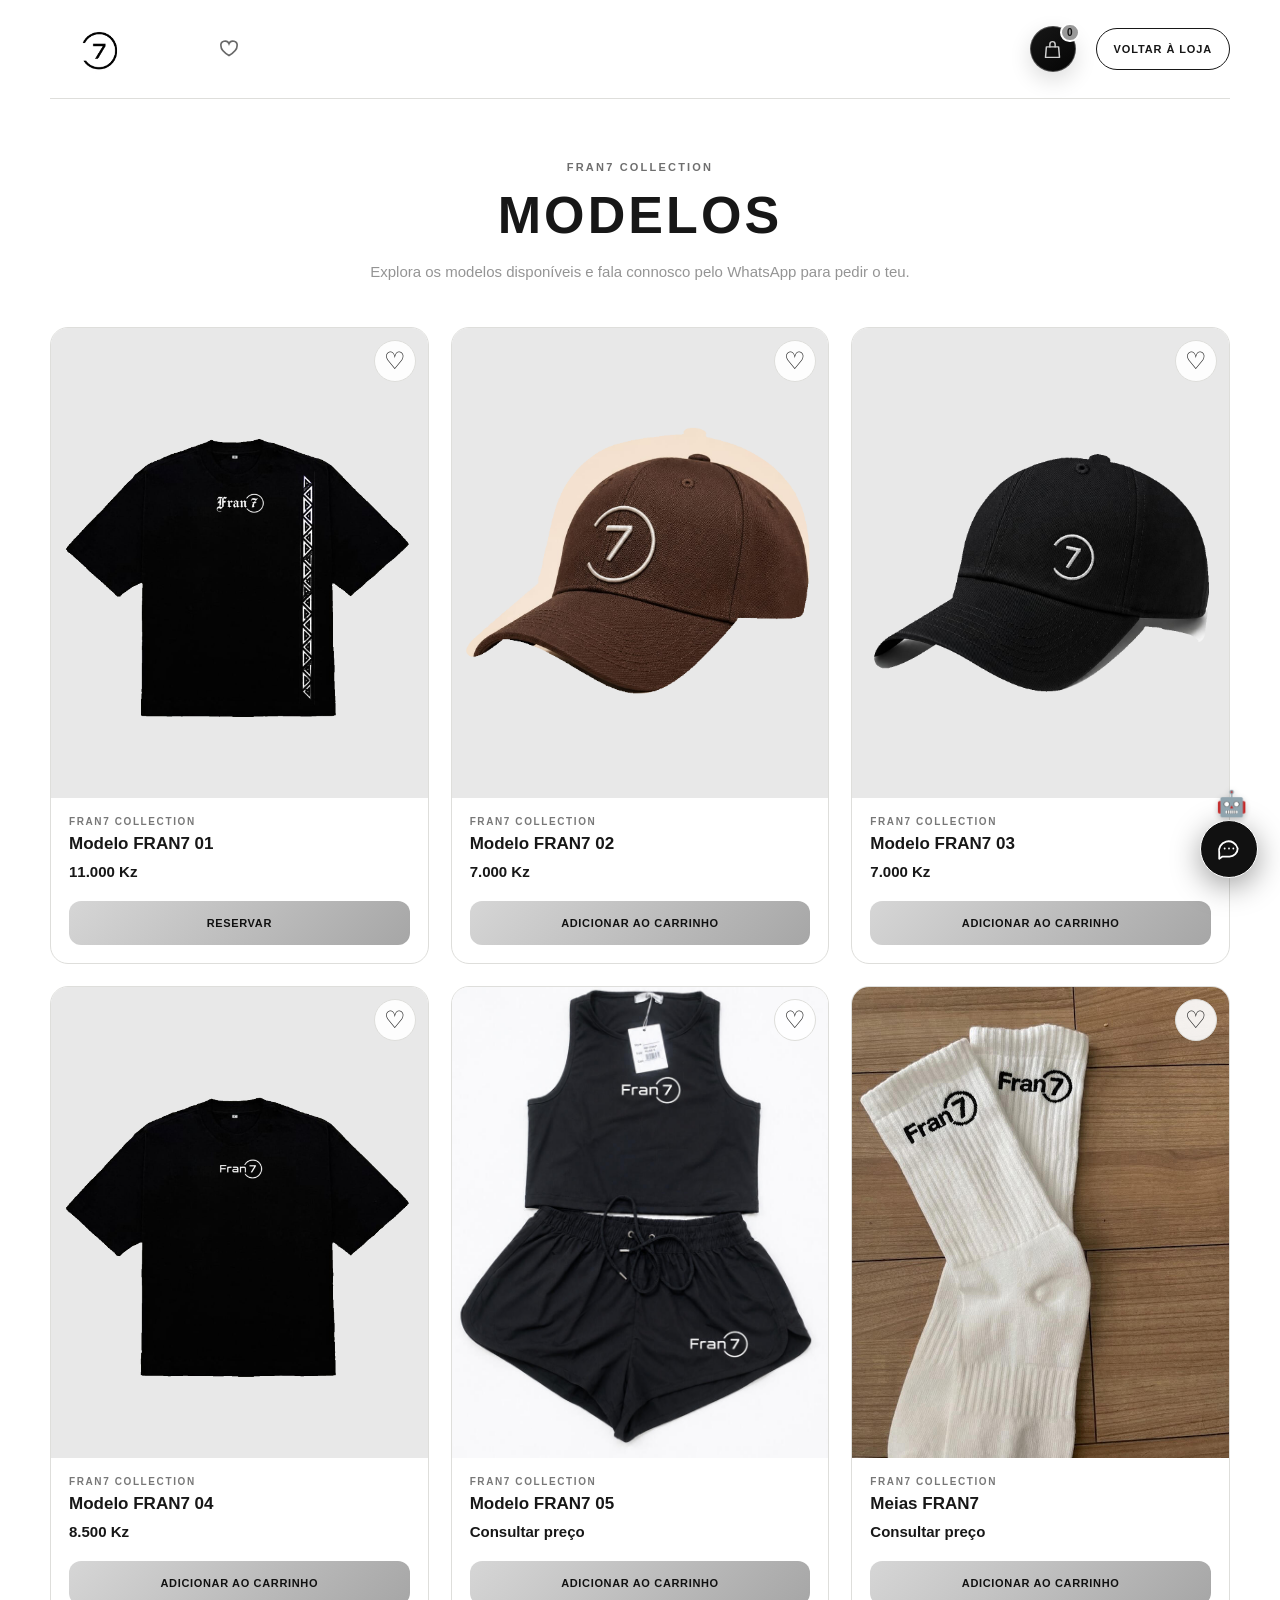
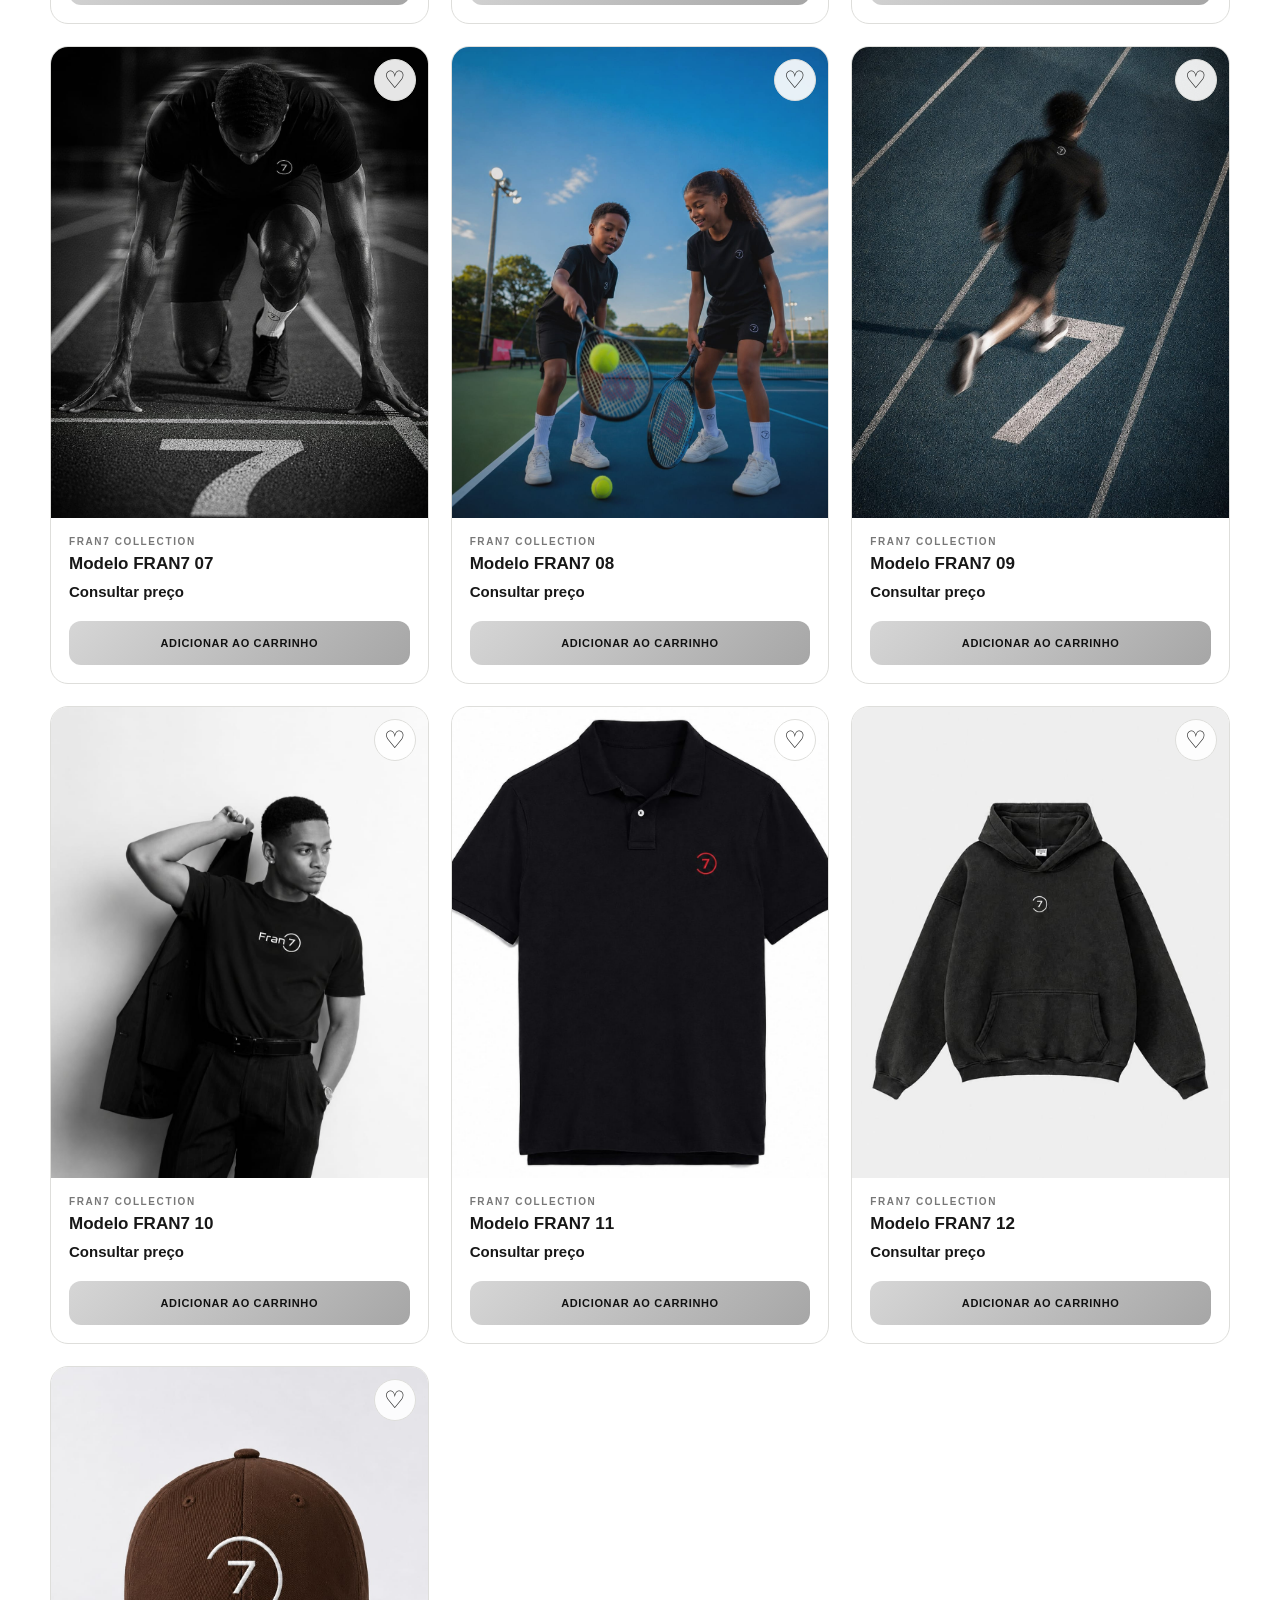
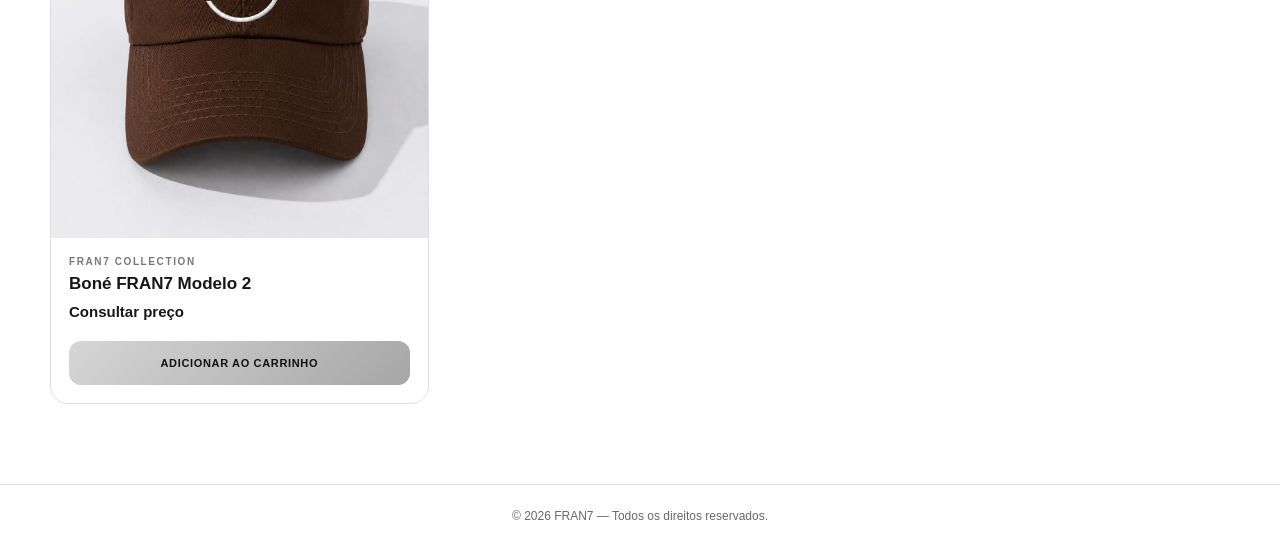
<file: catalogo.html>
<!DOCTYPE html>
<html lang="pt">
<head>
    <meta charset="UTF-8">
    <meta name="viewport" content="width=device-width, initial-scale=1.0">
    <meta name="color-scheme" content="light dark">
    <title>Catálogo de Modelos | FRAN7</title>
    <link rel="icon" type="image/png" href="assets/images/logoo.png.png">
    <link rel="stylesheet" href="assets/css/assistente.css">
    <link rel="stylesheet" href="assets/css/carrinho-compartilhado.css">
    <link rel="stylesheet" href="assets/css/detalhe-produto.css">
    <style>
        :root {
            color-scheme: light dark;
            font-family: Arial, Helvetica, sans-serif;
            background: #fff;
            color: #111;
        }

        * {
            box-sizing: border-box;
        }

        body {
            margin: 0;
            background: #fff;
            color: #111;
        }

        a {
            color: inherit;
        }

        .cabecalho-catalogo {
            display: flex;
            align-items: center;
            justify-content: space-between;
            gap: 20px;
            width: min(1180px, calc(100% - 40px));
            margin: 0 auto;
            padding: 24px 0;
            border-bottom: 1px solid #ddd;
        }

        .marca img {
            display: block;
            width: 130px;
            max-height: 50px;
            object-fit: contain;
            text-decoration: none;
        }

        .voltar-loja {
            display: inline-flex;
            min-height: 42px;
            align-items: center;
            justify-content: center;
            padding: 0 17px;
            border: 1px solid currentColor;
            border-radius: 999px;
            font-size: 11px;
            font-weight: 700;
            letter-spacing: .08em;
            text-decoration: none;
            transition: background-color .2s ease, color .2s ease;
        }

        .voltar-loja:hover {
            background: #111;
            color: #fff;
        }

        main {
            width: min(1180px, calc(100% - 40px));
            margin: 0 auto;
            padding: 62px 0 80px;
        }

        .intro {
            max-width: 700px;
            margin: 0 auto 42px;
            text-align: center;
        }

        .intro-etiqueta {
            margin: 0 0 12px;
            font-size: 11px;
            font-weight: 700;
            letter-spacing: .2em;
            opacity: .62;
        }

        h1 {
            margin: 0 0 14px;
            font-size: clamp(30px, 5vw, 52px);
            letter-spacing: .06em;
        }

        .intro p:last-child {
            margin: 0;
            font-size: 15px;
            line-height: 1.7;
            opacity: .7;
        }

        .modelos-grid {
            display: grid;
            grid-template-columns: repeat(3, minmax(0, 1fr));
            gap: 22px;
        }

        .modelo {
            overflow: hidden;
            border: 1px solid rgba(128, 128, 128, .28);
            border-radius: 18px;
            background: rgba(128, 128, 128, .04);
            transition: transform .25s ease, box-shadow .25s ease;
        }

        .modelo:hover {
            transform: translateY(-4px);
            box-shadow: 0 14px 34px rgba(0, 0, 0, .12);
        }

        .modelo-imagem {
            position: relative;
            aspect-ratio: 4 / 5;
            overflow: hidden;
            background: #f2f2f2;
        }

        .modelo-imagem img {
            display: block;
            width: 100%;
            height: 100%;
            object-fit: cover;
            transition: transform .4s ease;
        }

        .modelo-imagem .botao-favorito,
        .produto-imagem .botao-favorito {
            position: absolute;
            top: 12px;
            right: 12px;
            z-index: 1;
            display: grid;
            width: 42px;
            height: 42px;
            place-items: center;
            border: 1px solid rgba(128, 128, 128, .45);
            border-radius: 50%;
            background: rgba(255, 255, 255, .88);
            color: #333;
            font-size: 24px;
            cursor: pointer;
        }

        .botao-favorito.ativo .coracao { color: #e60035; }

        .modelo:hover .modelo-imagem img {
            transform: scale(1.035);
        }

        .modelo-info {
            padding: 18px;
        }

        .modelo-etiqueta {
            margin: 0 0 7px;
            font-size: 10px;
            font-weight: 700;
            letter-spacing: .16em;
            opacity: .58;
        }

        .modelo h2 {
            margin: 0 0 9px;
            font-size: 17px;
        }

        .modelo-preco {
            min-height: 22px;
            margin: 0 0 16px;
            font-size: 15px;
            font-weight: 700;
        }

        .modelo-pedir {
            display: flex;
            min-height: 44px;
            align-items: center;
            justify-content: center;
            padding: 0 14px;
            border: 1px solid rgba(128, 128, 128, .4);
            border-radius: 12px;
            background: rgba(128, 128, 128, .1);
            font-size: 11px;
            font-weight: 700;
            letter-spacing: .08em;
            text-align: center;
            text-decoration: none;
            transition: background-color .2s ease, border-color .2s ease;
        }

        .modelo-pedir:hover {
            border-color: #25d366;
            background: #25d366;
            color: #fff;
        }

        .rodape-catalogo {
            padding: 24px 20px;
            border-top: 1px solid rgba(128, 128, 128, .28);
            font-size: 12px;
            text-align: center;
            opacity: .68;
        }

        @media (max-width: 760px) {
            .modelos-grid {
                grid-template-columns: repeat(2, minmax(0, 1fr));
                gap: 14px;
            }

            main {
                padding-top: 42px;
            }

            .modelo-info {
                padding: 14px;
            }

            .modelo h2 {
                font-size: 15px;
            }
        }

        @media (max-width: 420px) {
            .cabecalho-catalogo,
            main {
                width: calc(100% - 28px);
            }

            .cabecalho-catalogo {
                gap: 10px;
            }

            .marca img {
                width: 110px;
            }

            .voltar-loja {
                padding: 0 12px;
                font-size: 10px;
            }

            .modelos-grid {
                gap: 10px;
            }

            .modelo-info {
                padding: 11px;
            }
        }

        @media (prefers-color-scheme: dark) {
            :root,
            body {
                background: #090909;
                color: #f5f5f5;
            }

            .marca img {
                filter: brightness(0) invert(1);
            }

            .cabecalho-catalogo {
                border-color: #292929;
            }

            .voltar-loja:hover {
                background: #f5f5f5;
                color: #111;
            }

            .modelo {
                border-color: #292929;
                background: #111;
            }

            .modelo-imagem {
                background: #1b1b1b;
            }

            .rodape-catalogo {
                border-color: #292929;
            }
        }

        @media (prefers-reduced-motion: reduce) {
            *,
            *::before,
            *::after {
                scroll-behavior: auto !important;
                transition-duration: .01ms !important;
            }
        }
        </style>
        <link rel="stylesheet" href="assets/css/tema-automatico.css">
    </head>
    <body class="fran7-subpage">
    <header class="cabecalho-catalogo">
        <a class="marca" href="inicio.html" aria-label="FRAN7, voltar ao início">
            <img src="assets/images/logo.png.png" alt="FRAN7">
        </a>
        <a class="voltar-loja" href="inicio.html#produtos">VOLTAR À LOJA</a>
    </header>

    <main>
        <section class="intro" aria-labelledby="tituloCatalogo">
            <p class="intro-etiqueta">FRAN7 COLLECTION</p>
            <h1 id="tituloCatalogo">MODELOS</h1>
            <p>Explora os modelos disponíveis e fala connosco pelo WhatsApp para pedir o teu.</p>
        </section>

        <section
            class="modelos-grid"
            id="modelosGrid"
            aria-label="Modelos disponíveis"
        ></section>
    </main>

    <footer class="rodape-catalogo">
        © 2026 FRAN7 — Todos os direitos reservados.
    </footer>

    <script>
        const modelos = [
            { nome: "Modelo FRAN7 01", imagem: "assets/images/1.png", preco: "11.000 Kz", imagensExtra: ["TRIBE.CASTANHA.jpeg", "TRIBLE.BEIGE.jpeg", "TIBLE.CINZA.jpeg"], cores: ["Preto", "Castanho", "Bege", "Cinza"], reservar: true },
            { nome: "Modelo FRAN7 02", imagem: "assets/images/2.png", preco: "7.000 Kz", imagensExtra: [], cores: [] },
            { nome: "Modelo FRAN7 03", imagem: "assets/images/3.png", preco: "7.000 Kz", imagensExtra: [], cores: [] },
            { nome: "Modelo FRAN7 04", imagem: "assets/images/4.png", preco: "8.500 Kz", imagensExtra: [], cores: [] },
            { nome: "Modelo FRAN7 05", imagem: "assets/images/mulheres,%20conjunto.jpg", preco: "Consultar preço", imagensExtra: [], cores: [] },
            { nome: "Meias FRAN7", imagem: "assets/images/meias.jpg", preco: "Consultar preço", imagensExtra: [], cores: [] },
            { nome: "Modelo FRAN7 07", imagem: "assets/images/a1.jpeg", preco: "Consultar preço", imagensExtra: [], cores: [] },
            { nome: "Modelo FRAN7 08", imagem: "assets/images/a2.jpeg", preco: "Consultar preço", imagensExtra: [], cores: [] },
            { nome: "Modelo FRAN7 09", imagem: "assets/images/a3.jpeg", preco: "Consultar preço", imagensExtra: [], cores: [] },
            { nome: "Modelo FRAN7 10", imagem: "assets/images/WhatsApp%20Image%202026-10-04%20at%202.24.22%20PM.jpeg", preco: "Consultar preço", imagensExtra: [], cores: [] },
            { nome: "Modelo FRAN7 11", imagem: "assets/images/WhatsApp%20Image%202026-10-04%20at%202.24.23%20PM.jpeg", preco: "Consultar preço", imagensExtra: [], cores: [] },
            { nome: "Modelo FRAN7 12", imagem: "assets/images/WhatsApp%20Image%202026-10-04%20at%202.24.24%20PM.jpeg", preco: "Consultar preço", imagensExtra: [], cores: [] },
            { nome: "Boné FRAN7 Modelo 2", imagem: "assets/images/CASTANHO.MODELO2.jpeg", preco: "Consultar preço", imagensExtra: ["assets/images/CINZA.MODELO2.jpeg"], cores: ["Castanho", "Cinza"] }
        ];

        const modelosGrid =
            document.getElementById("modelosGrid");

        modelosGrid.innerHTML = modelos.map(function(modelo) {
            return `
                <article class="modelo" data-product-name="${modelo.nome}" data-product-price="${modelo.preco}" data-product-reserve="${modelo.reservar || false}" data-gallery-images="${(modelo.imagensExtra || []).join("|")}" data-gallery-colors="${(modelo.cores || []).join("|")}">
                    <div class="modelo-imagem">
                        <img src="${modelo.imagem}" alt="${modelo.nome}" loading="lazy">
                        <button
                            class="botao-favorito"
                            type="button"
                            data-favorite-name="${modelo.nome}"
                            data-favorite-image="${modelo.imagem}"
                            data-favorite-price="${Number(modelo.preco.replace(/[^0-9]/g, "")) || 0}"
                            data-favorite-reserve="${modelo.reservar || false}"
                            data-favorite-images="${(modelo.imagensExtra || []).join("|")}"
                            data-favorite-colors="${(modelo.cores || []).join("|")}"
                            aria-label="Adicionar aos favoritos"
                            aria-pressed="false"
                        ><span class="coracao" aria-hidden="true">♡</span></button>
                    </div>
                    <div class="modelo-info">
                        <p class="modelo-etiqueta">${modelo.etiqueta || "FRAN7 COLLECTION"}</p>
                        <h2>${modelo.nome}</h2>
                        <p class="modelo-preco">${modelo.preco}</p>
                        <button
                            class="fran7-cart-add"
                            type="button"
                            data-cart-name="${modelo.nome}"
                            data-cart-image="${modelo.imagem}"
                            data-cart-price="${Number(modelo.preco.replace(/[^0-9]/g, "")) || 0}"
                            aria-label="${modelo.reservar ? "Reservar" : "Adicionar"} ${modelo.nome} ${modelo.reservar ? "" : "ao carrinho"}"
                        >${modelo.reservar ? "RESERVAR" : "ADICIONAR AO CARRINHO"}</button>
                    </div>
                </article>
            `;
        }).join("");
    </script>
    <script src="assets/js/favoritos.js"></script>
    <script src="assets/js/carrinho-compartilhado.js"></script>
    <script src="assets/js/detalhe-produto.js"></script>
    <script src="assets/js/assistente-widget.js"></script>
    <script src="assets/js/assistente.js"></script>
</body>
</html>
</file>
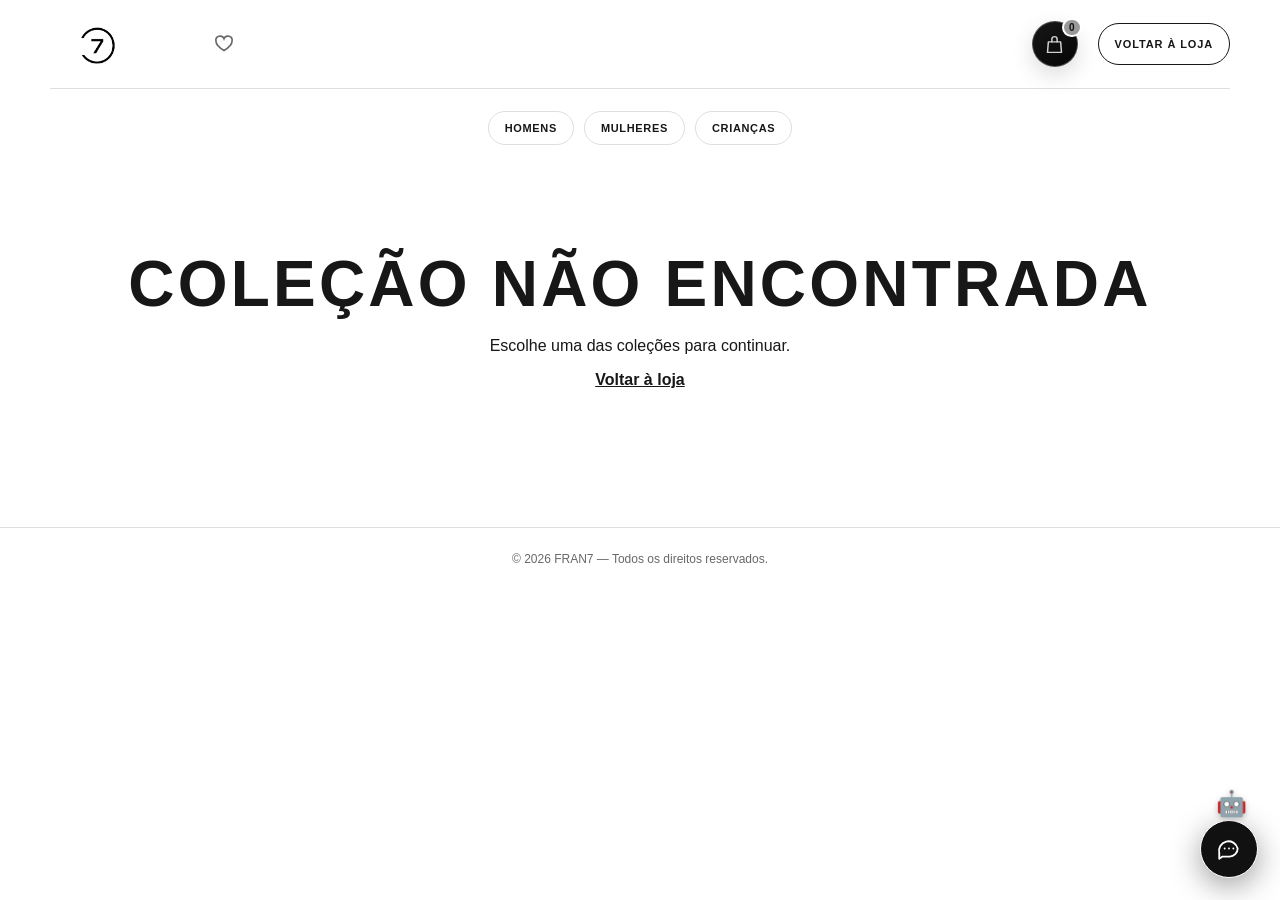
<file: colecao.html>
<!DOCTYPE html>
<html lang="pt">
<head>
    <meta charset="UTF-8">
    <meta name="viewport" content="width=device-width, initial-scale=1.0">
    <meta name="color-scheme" content="light dark">
    <title>Coleções | FRAN7</title>
    <link rel="icon" type="image/png" href="assets/images/logoo.png.png">
    <link rel="stylesheet" href="assets/css/assistente.css">
    <link rel="stylesheet" href="assets/css/carrinho-compartilhado.css">
    <link rel="stylesheet" href="assets/css/detalhe-produto.css">
    <style>
        :root {
            color-scheme: light dark;
            font-family: Arial, Helvetica, sans-serif;
            background: #fff;
            color: #111;
        }

        * {
            box-sizing: border-box;
        }

        body {
            min-width: 320px;
            margin: 0;
            background: #fff;
            color: #111;
        }

        a {
            color: inherit;
        }

        .cabecalho {
            display: flex;
            align-items: center;
            justify-content: space-between;
            gap: 20px;
            width: min(1180px, calc(100% - 40px));
            margin: 0 auto;
            padding: 20px 0;
            border-bottom: 1px solid #ddd;
        }

        .marca img {
            display: block;
            width: 125px;
            max-height: 48px;
            object-fit: contain;
        }

        .voltar {
            display: inline-flex;
            min-height: 42px;
            align-items: center;
            justify-content: center;
            padding: 0 16px;
            border: 1px solid currentColor;
            border-radius: 999px;
            font-size: 11px;
            font-weight: 700;
            letter-spacing: .08em;
            text-decoration: none;
        }

        .navegacao-colecoes {
            display: flex;
            justify-content: center;
            gap: 10px;
            width: min(1180px, calc(100% - 40px));
            margin: 22px auto 0;
        }

        .navegacao-colecoes a {
            padding: 10px 16px;
            border: 1px solid rgba(128, 128, 128, .35);
            border-radius: 999px;
            font-size: 11px;
            font-weight: 700;
            letter-spacing: .06em;
            text-decoration: none;
        }

        .navegacao-colecoes a[aria-current="page"] {
            background: #111;
            color: #fff;
        }

        main {
            width: min(1180px, calc(100% - 40px));
            margin: 0 auto;
            padding: 42px 0 78px;
        }

        .introducao {
            display: grid;
            grid-template-columns: minmax(0, 1fr) minmax(260px, .85fr);
            align-items: center;
            gap: clamp(24px, 5vw, 64px);
            margin-bottom: 54px;
        }

        .introducao-texto {
            max-width: 600px;
        }

        .etiqueta {
            margin: 0 0 12px;
            font-size: 11px;
            font-weight: 700;
            letter-spacing: .2em;
            opacity: .62;
        }

        h1 {
            margin: 0 0 14px;
            font-size: clamp(34px, 6vw, 64px);
            letter-spacing: .05em;
        }

        .introducao-texto > p:last-child {
            max-width: 540px;
            margin: 0;
            font-size: 15px;
            line-height: 1.7;
            opacity: .72;
        }

        .imagem-capa {
            width: 100%;
            max-height: 410px;
            aspect-ratio: 4 / 3;
            border-radius: 18px;
            object-fit: cover;
            background: #eee;
        }

        .aviso-disponibilidade {
            margin: -28px 0 28px;
            font-size: 12px;
            line-height: 1.6;
            opacity: .7;
        }

        .produtos-grid {
            display: grid;
            grid-template-columns: repeat(3, minmax(0, 1fr));
            gap: 22px;
        }

        .produto {
            overflow: hidden;
            border: 1px solid rgba(128, 128, 128, .28);
            border-radius: 18px;
            background: rgba(128, 128, 128, .04);
        }

        .produto-imagem {
            position: relative;
            aspect-ratio: 4 / 5;
            overflow: hidden;
            background: #f1f1f1;
        }

        .produto-imagem img {
            display: block;
            width: 100%;
            height: 100%;
            object-fit: cover;
        }

        .produto-imagem .botao-favorito {
            position: absolute;
            top: 12px;
            right: 12px;
            z-index: 1;
            display: grid;
            width: 42px;
            height: 42px;
            place-items: center;
            border: 1px solid rgba(128, 128, 128, .45);
            border-radius: 50%;
            background: rgba(255, 255, 255, .88);
            color: #333;
            font-size: 24px;
            cursor: pointer;
        }

        .botao-favorito.ativo .coracao { color: #e60035; }

        .produto-info {
            padding: 18px;
        }

        .produto-etiqueta {
            margin: 0 0 7px;
            font-size: 10px;
            font-weight: 700;
            letter-spacing: .16em;
            opacity: .58;
        }

        .produto h2 {
            margin: 0 0 8px;
            font-size: 17px;
        }

        .produto-preco {
            min-height: 22px;
            margin: 0 0 16px;
            font-size: 15px;
            font-weight: 700;
        }

        .pedir {
            display: flex;
            min-height: 44px;
            align-items: center;
            justify-content: center;
            padding: 0 12px;
            border: 1px solid rgba(128, 128, 128, .4);
            border-radius: 12px;
            background: rgba(128, 128, 128, .1);
            font-size: 11px;
            font-weight: 700;
            letter-spacing: .06em;
            text-align: center;
            text-decoration: none;
        }

        .pedir:hover {
            border-color: #25d366;
            background: #25d366;
            color: #fff;
        }

        .rodape {
            padding: 24px 20px;
            border-top: 1px solid rgba(128, 128, 128, .28);
            font-size: 12px;
            text-align: center;
            opacity: .68;
        }

        .erro-colecao {
            padding: 60px 0;
            text-align: center;
        }

        .erro-colecao a {
            font-weight: 700;
        }

        @media (max-width: 760px) {
            .introducao {
                grid-template-columns: 1fr;
                gap: 24px;
                margin-bottom: 38px;
            }

            .imagem-capa {
                max-height: 360px;
            }

            .produtos-grid {
                grid-template-columns: repeat(2, minmax(0, 1fr));
                gap: 14px;
            }

            .produto-info {
                padding: 14px;
            }
        }

        @media (max-width: 420px) {
            .cabecalho,
            .navegacao-colecoes,
            main {
                width: calc(100% - 28px);
            }

            .cabecalho {
                gap: 10px;
            }

            .marca img {
                width: 105px;
            }

            .voltar {
                padding: 0 11px;
                font-size: 10px;
            }

            .navegacao-colecoes {
                gap: 6px;
            }

            .navegacao-colecoes a {
                flex: 1;
                padding: 10px 5px;
                font-size: 9px;
                text-align: center;
            }

            .produtos-grid {
                gap: 10px;
            }

            .produto-info {
                padding: 11px;
            }

            .produto h2 {
                font-size: 14px;
            }
        }

        @media (prefers-color-scheme: dark) {
            :root,
            body {
                background: #090909;
                color: #f5f5f5;
            }

            .marca img {
                filter: brightness(0) invert(1);
            }

            .cabecalho {
                border-color: #292929;
            }

            .navegacao-colecoes a[aria-current="page"] {
                background: #f5f5f5;
                color: #111;
            }

            .produto {
                border-color: #292929;
                background: #111;
            }

            .produto-imagem,
            .imagem-capa {
                background: #1b1b1b;
            }

            .rodape {
                border-color: #292929;
            }
        }

        @media (prefers-reduced-motion: reduce) {
            *,
            *::before,
            *::after {
                scroll-behavior: auto !important;
                transition-duration: .01ms !important;
            }
        }
        </style>
        <link rel="stylesheet" href="assets/css/tema-automatico.css">
    </head>
    <body class="fran7-subpage">
    <header class="cabecalho">
        <a class="marca" href="inicio.html" aria-label="FRAN7, voltar à loja">
            <img src="assets/images/logo.png.png" alt="FRAN7">
        </a>
        <a class="voltar" href="inicio.html#produtos">VOLTAR À LOJA</a>
    </header>

    <nav class="navegacao-colecoes" aria-label="Coleções FRAN7">
        <a href="colecao.html?categoria=homens" data-categoria-link="homens">HOMENS</a>
        <a href="colecao.html?categoria=mulheres" data-categoria-link="mulheres">MULHERES</a>
        <a href="colecao.html?categoria=criancas" data-categoria-link="criancas">CRIANÇAS</a>
    </nav>

    <main id="conteudoColecao"></main>

    <footer class="rodape">
        © 2026 FRAN7 — Todos os direitos reservados.
    </footer>

    <script>
        const colecoes = {
            homens: {
                titulo: "HOMENS",
                etiqueta: "FRAN7 PERFORMANCE",
                descricao: "Descobre os modelos FRAN7 e consulta connosco os tamanhos e a disponibilidade antes de fazer o teu pedido.",
                capa: "assets/images/a3.jpeg",
                produtos: [
                    { nome: "T-shirt FRAN7 Tribal", imagem: "assets/images/1.png", preco: "11.000 Kz", imagensExtra: ["TRIBE.CASTANHA.jpeg", "TRIBLE.BEIGE.jpeg", "TIBLE.CINZA.jpeg"], cores: ["Preto", "Castanho", "Bege", "Cinza"], reservar: true },
                    { nome: "T-shirt FRAN7", imagem: "assets/images/3.png", preco: "7.000 Kz", imagensExtra: [], cores: [] },
                    { nome: "Boné FRAN7 Modelo 2", imagem: "assets/images/CASTANHO.MODELO2.jpeg", preco: "Consultar preço", imagensExtra: ["assets/images/CINZA.MODELO2.jpeg"], cores: ["Castanho", "Cinza"] },
                    { nome: "Boné FRAN7", imagem: "assets/images/4.png", preco: "Consultar preço", imagensExtra: [], cores: [] },
                    { nome: "FRAN7 Performance", imagem: "assets/images/WhatsApp%20Image%202026-10-04%20at%202.24.22%20PM.jpeg", preco: "Consultar preço", imagensExtra: [], cores: [] },
                    { nome: "Meias FRAN7", imagem: "assets/images/meias.jpg", preco: "Consultar preço", imagensExtra: [], cores: [] }
                ]
            },
            mulheres: {
                titulo: "MULHERES",
                etiqueta: "FRAN7 COLLECTION",
                descricao: "Explora os modelos FRAN7. Fala connosco para confirmar os tamanhos, o corte e a disponibilidade de cada peça.",
                capa: "assets/images/mulheres.jpeg",
                produtos: [
                    { nome: "T-shirt FRAN7 Tribal", imagem: "assets/images/1.png", preco: "11.000 Kz", imagensExtra: ["TRIBE.CASTANHA.jpeg", "TRIBLE.BEIGE.jpeg", "TIBLE.CINZA.jpeg"], cores: ["Preto", "Castanho", "Bege", "Cinza"], reservar: true },
                    { nome: "T-shirt FRAN7", imagem: "assets/images/3.png", preco: "7.000 Kz", imagensExtra: [], cores: [] },
                    { nome: "Boné FRAN7 Modelo 2", imagem: "assets/images/CASTANHO.MODELO2.jpeg", preco: "Consultar preço", imagensExtra: ["assets/images/CINZA.MODELO2.jpeg"], cores: ["Castanho", "Cinza"] },
                    { nome: "Boné FRAN7", imagem: "assets/images/2.png", preco: "7.000 Kz", imagensExtra: [], cores: [] },
                    { nome: "Boné FRAN7", imagem: "assets/images/4.png", preco: "Consultar preço", imagensExtra: [], cores: [] },
                    { nome: "Conjunto Feminino FRAN7", imagem: "assets/images/mulheres,%20conjunto.jpg", preco: "Consultar preço", imagensExtra: [], cores: [] },
                    { nome: "Meias FRAN7", imagem: "assets/images/meias.jpg", preco: "Consultar preço", imagensExtra: [], cores: [] }
                ]
            },
            criancas: {
                titulo: "CRIANÇAS",
                etiqueta: "FRAN7 JUNIOR",
                descricao: "Uma coleção para os pequenos atletas. Consulta connosco os tamanhos infantis e a disponibilidade antes de fazer o pedido.",
                capa: "assets/images/a1.jpeg",
                produtos: [
                    { nome: "T-shirt FRAN7", imagem: "assets/images/1.png", preco: "Consultar tamanho e preço", imagensExtra: [], cores: [] },
                    { nome: "T-shirt FRAN7", imagem: "assets/images/3.png", preco: "Consultar tamanho e preço", imagensExtra: [], cores: [] },
                    { nome: "Boné FRAN7", imagem: "assets/images/2.png", preco: "Consultar tamanho e preço", imagensExtra: [], cores: [] },
                    { nome: "Boné FRAN7", imagem: "assets/images/4.png", preco: "Consultar tamanho e preço", imagensExtra: [], cores: [] }
                ]
            }
        };

        const categoria =
            new URLSearchParams(window.location.search).get("categoria");
        const colecao = colecoes[categoria];
        const conteudo = document.getElementById("conteudoColecao");

        if (!colecao) {
            document.title = "Coleção não encontrada | FRAN7";
            conteudo.innerHTML = `
                <section class="erro-colecao">
                    <h1>COLEÇÃO NÃO ENCONTRADA</h1>
                    <p>Escolhe uma das coleções para continuar.</p>
                    <a href="inicio.html#produtos">Voltar à loja</a>
                </section>
            `;
        } else {
            document.title = `${colecao.titulo} | FRAN7`;
            document.querySelector(`[data-categoria-link="${categoria}"]`)
                .setAttribute("aria-current", "page");

            const produtos = colecao.produtos.map(function(produto) {
                const mensagem = encodeURIComponent(
                    `Olá! Tenho interesse neste modelo da coleção ${colecao.titulo}: ${produto.nome}. Gostaria de confirmar tamanhos e disponibilidade.`
                );

                return `
                    <article class="produto" data-product-name="${produto.nome}" data-product-price="${produto.preco}" data-product-reserve="${produto.reservar || false}" data-gallery-images="${(produto.imagensExtra || []).join("|")}" data-gallery-colors="${(produto.cores || []).join("|")}">
                        <div class="produto-imagem">
                            <img src="${produto.imagem}" alt="${produto.nome}" loading="lazy">
                            <button
                                class="botao-favorito"
                                type="button"
                                data-favorite-name="${produto.nome}"
                                data-favorite-image="${produto.imagem}"
                                data-favorite-price="${Number(produto.preco.replace(/[^0-9]/g, "")) || 0}"
                                data-favorite-reserve="${produto.reservar || false}"
                                data-favorite-images="${(produto.imagensExtra || []).join("|")}"
                                data-favorite-colors="${(produto.cores || []).join("|")}"
                                aria-label="Adicionar aos favoritos"
                                aria-pressed="false"
                            ><span class="coracao" aria-hidden="true">♡</span></button>
                        </div>
                        <div class="produto-info">
                            <p class="produto-etiqueta">${colecao.etiqueta}</p>
                            <h2>${produto.nome}</h2>
                            <p class="produto-preco">${produto.preco}</p>
                            <button
                                class="fran7-cart-add"
                                type="button"
                                data-cart-name="${produto.nome}"
                                data-cart-image="${produto.imagem}"
                                data-cart-price="${Number(produto.preco.replace(/[^0-9]/g, "")) || 0}"
                                aria-label="${produto.reservar ? "Reservar" : "Adicionar"} ${produto.nome} ${produto.reservar ? "" : "ao carrinho"}"
                            >${produto.reservar ? "RESERVAR" : "ADICIONAR AO CARRINHO"}</button>
                            <a
                                class="pedir"
                                href="https://wa.me/244973560521?text=${mensagem}"
                                target="_blank"
                                rel="noopener noreferrer"
                            >CONSULTAR PELO WHATSAPP</a>
                        </div>
                    </article>
                `;
            }).join("");

            conteudo.innerHTML = `
                <section class="introducao" aria-labelledby="tituloColecao">
                    <div class="introducao-texto">
                        <p class="etiqueta">${colecao.etiqueta}</p>
                        <h1 id="tituloColecao">${colecao.titulo}</h1>
                        <p>${colecao.descricao}</p>
                    </div>
                    <img class="imagem-capa" src="${colecao.capa}" alt="Coleção FRAN7 ${colecao.titulo.toLowerCase()}">
                </section>
                <p class="aviso-disponibilidade">Os tamanhos e a disponibilidade podem variar. Confirma os detalhes connosco antes do pedido.</p>
                <section class="produtos-grid" aria-label="Modelos da coleção ${colecao.titulo}">
                    ${produtos}
                </section>
            `;
        }
    </script>
    <script src="assets/js/favoritos.js"></script>
    <script src="assets/js/carrinho-compartilhado.js"></script>
    <script src="assets/js/detalhe-produto.js"></script>
    <script src="assets/js/assistente-widget.js"></script>
    <script src="assets/js/assistente.js"></script>
</body>
</html>
</file>
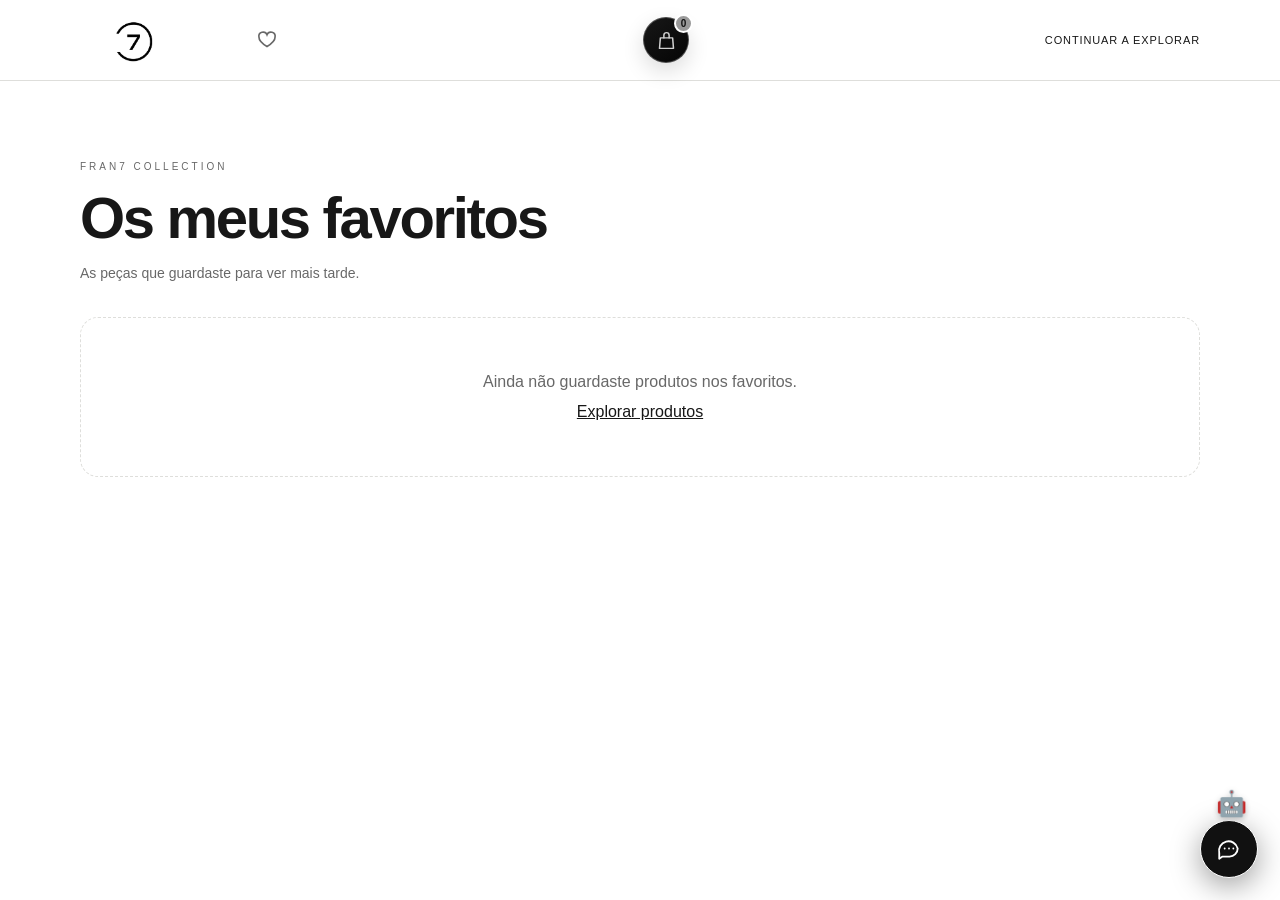
<file: favoritos.html>
<!DOCTYPE html>
<html lang="pt">
<head>
    <meta charset="UTF-8">
    <meta name="viewport" content="width=device-width, initial-scale=1">
    <meta name="color-scheme" content="light dark">
    <title>Os meus favoritos | FRAN7</title>
    <link rel="icon" type="image/png" href="assets/images/logoo.png.png">
    <link rel="stylesheet" href="assets/css/assistente.css">
    <link rel="stylesheet" href="assets/css/carrinho-compartilhado.css">
    <link rel="stylesheet" href="assets/css/detalhe-produto.css">
    <style>
        :root {
            color-scheme: light dark;
            font-family: Arial, Helvetica, sans-serif;
            background: #080808;
            color: #f5f5f5;
        }

        * { box-sizing: border-box; }

        body {
            min-width: 320px;
            min-height: 100vh;
            margin: 0;
            background: #080808;
        }

        .cabecalho {
            position: sticky;
            top: 0;
            z-index: 2;
            display: flex;
            align-items: center;
            gap: 18px;
            padding: 14px max(5%, calc((100% - 1120px) / 2));
            border-bottom: 1px solid #292929;
            background: rgba(8, 8, 8, .96);
        }

        .marca img {
            display: block;
            width: 140px;
            max-height: 52px;
            object-fit: contain;
            filter: brightness(0) invert(1);
        }

        .voltar-loja {
            margin-left: auto;
            color: #ddd;
            font-size: 11px;
            letter-spacing: .08em;
            text-decoration: none;
        }

        main {
            width: min(1120px, calc(100% - 40px));
            margin: 0 auto;
            padding: 70px 0 100px;
        }

        .intro {
            margin-bottom: 36px;
        }

        .intro-label {
            color: #929292;
            font-size: 10px;
            letter-spacing: .3em;
        }

        h1 {
            margin: 12px 0;
            font-size: clamp(36px, 6vw, 58px);
            letter-spacing: -.04em;
        }

        .intro p:last-child {
            color: #999;
            font-size: 14px;
        }

        .favoritos-grid {
            display: grid;
            grid-template-columns: repeat(auto-fill, minmax(220px, 1fr));
            gap: 22px;
        }

        .favorito-card {
            overflow: hidden;
            border: 1px solid #292929;
            border-radius: 20px;
            background: #101010;
        }

        .favorito-card img {
            display: block;
            width: 100%;
            height: 250px;
            object-fit: contain;
            background: #151515;
        }

        .favorito-card-info {
            padding: 18px;
        }

        .favorito-card-info h2 {
            margin: 0 0 9px;
            font-size: 16px;
        }

        .favorito-card-price {
            margin: 0 0 14px;
            color: #aaa;
            font-size: 13px;
        }

        .favorito-card-actions {
            display: flex;
            align-items: center;
            gap: 10px;
        }

        .favorito-card-actions .fran7-cart-add {
            flex: 1;
            margin: 0;
        }

        .favorito-card-actions .botao-favorito {
            display: grid;
            width: 44px;
            height: 44px;
            flex: 0 0 44px;
            place-items: center;
            border: 1px solid #484848;
            border-radius: 50%;
            background: transparent;
            color: #f06;
            font-size: 23px;
            cursor: pointer;
        }

        .favoritos-vazio {
            grid-column: 1 / -1;
            padding: 55px 20px;
            border: 1px dashed #444;
            border-radius: 18px;
            color: #aaa;
            text-align: center;
        }

        .favoritos-vazio a {
            display: inline-block;
            margin-top: 12px;
            color: #fff;
        }

        @media (max-width: 480px) {
            .cabecalho { padding: 12px 16px; }
            .marca img { width: 110px; }
            main { padding-top: 48px; }
            .favoritos-grid { grid-template-columns: repeat(2, minmax(0, 1fr)); gap: 12px; }
            .favorito-card img { height: 180px; }
            .favorito-card-info { padding: 12px; }
            .favorito-card-info h2 { font-size: 14px; }
        }
    </style>
    <link rel="stylesheet" href="assets/css/tema-automatico.css">
</head>
<body class="fran7-subpage">
    <header class="cabecalho">
        <a class="marca" href="inicio.html" aria-label="FRAN7, voltar ao início">
            <img src="assets/images/logo.png.png" alt="FRAN7">
        </a>
        <a class="voltar-loja" href="inicio.html#produtos">CONTINUAR A EXPLORAR</a>
    </header>

    <main>
        <div class="intro">
            <p class="intro-label">FRAN7 COLLECTION</p>
            <h1>Os meus favoritos</h1>
            <p>As peças que guardaste para ver mais tarde.</p>
        </div>
        <section class="favoritos-grid" id="favoritosGrid" aria-live="polite"></section>
    </main>

    <script src="assets/js/favoritos.js"></script>
    <script src="assets/js/carrinho-compartilhado.js"></script>
    <script src="assets/js/detalhe-produto.js"></script>
    <script src="assets/js/assistente-widget.js"></script>
    <script src="assets/js/assistente.js"></script>
    <script>
        (function() {
            "use strict";

            const grid = document.getElementById("favoritosGrid");

            function renderizarFavoritos() {
                let favoritos;
                try {
                    favoritos = JSON.parse(
                        localStorage.getItem("fran7_favorites_v1") || "[]"
                    );
                    if (!Array.isArray(favoritos)) {
                        throw new TypeError("Os favoritos guardados não são uma lista.");
                    }
                } catch (error) {
                    console.error("Não foi possível mostrar os favoritos guardados:", error);
                    grid.replaceChildren();
                    const errorMessage = document.createElement("p");
                    errorMessage.className = "favoritos-vazio";
                    errorMessage.textContent = "Não foi possível carregar os favoritos. Atualiza a página para tentar novamente.";
                    grid.appendChild(errorMessage);
                    return;
                }

                grid.replaceChildren();
                if (favoritos.length === 0) {
                    const empty = document.createElement("div");
                    empty.className = "favoritos-vazio";
                    empty.textContent = "Ainda não guardaste produtos nos favoritos.";
                    const link = document.createElement("a");
                    link.href = "inicio.html#produtos";
                    link.textContent = "Explorar produtos";
                    empty.appendChild(document.createElement("br"));
                    empty.appendChild(link);
                    grid.appendChild(empty);
                    return;
                }

                favoritos.forEach(function(item) {
                    const card = document.createElement("article");
                    card.className = "favorito-card";
                    card.dataset.productReserve = item.reservar === true ? "true" : "false";
                    card.dataset.galleryImages = (item.imagensExtra || []).join("|");
                    card.dataset.galleryColors = (item.cores || []).join("|");

                    const image = document.createElement("img");
                    image.src = item.imagem;
                    image.alt = item.nome;
                    image.loading = "lazy";

                    const info = document.createElement("div");
                    info.className = "favorito-card-info";

                    const name = document.createElement("h2");
                    name.textContent = item.nome;

                    const price = document.createElement("p");
                    price.className = "favorito-card-price";
                    price.textContent = Number(item.preco)
                        ? Number(item.preco).toLocaleString("pt-AO") + " Kz"
                        : "Consultar preço";

                    const actions = document.createElement("div");
                    actions.className = "favorito-card-actions";

                    const add = document.createElement("button");
                    add.type = "button";
                    add.className = "fran7-cart-add";
                    add.textContent = item.reservar === true ? "RESERVAR" : "ADICIONAR À SACOLA";
                    add.dataset.cartName = item.nome;
                    add.dataset.cartImage = item.imagem;
                    add.dataset.cartPrice = String(Number(item.preco) || 0);

                    const remove = document.createElement("button");
                    remove.type = "button";
                    remove.className = "botao-favorito ativo";
                    remove.dataset.favoriteName = item.nome;
                    remove.dataset.favoriteImage = item.imagem;
                    remove.dataset.favoritePrice = String(Number(item.preco) || 0);
                    remove.setAttribute("aria-label", "Remover dos favoritos");
                    remove.setAttribute("aria-pressed", "true");
                    remove.innerHTML = '<span class="coracao" aria-hidden="true">♥</span>';

                    actions.append(add, remove);
                    info.append(name, price, actions);
                    card.append(image, info);
                    grid.appendChild(card);
                });
            }

            window.addEventListener("fran7-favorites-updated", renderizarFavoritos);
            window.addEventListener("storage", function(event) {
                if (event.key === "fran7_favorites_v1") {
                    renderizarFavoritos();
                }
            });
            renderizarFavoritos();
        })();
    </script>
</body>
</html>
</file>
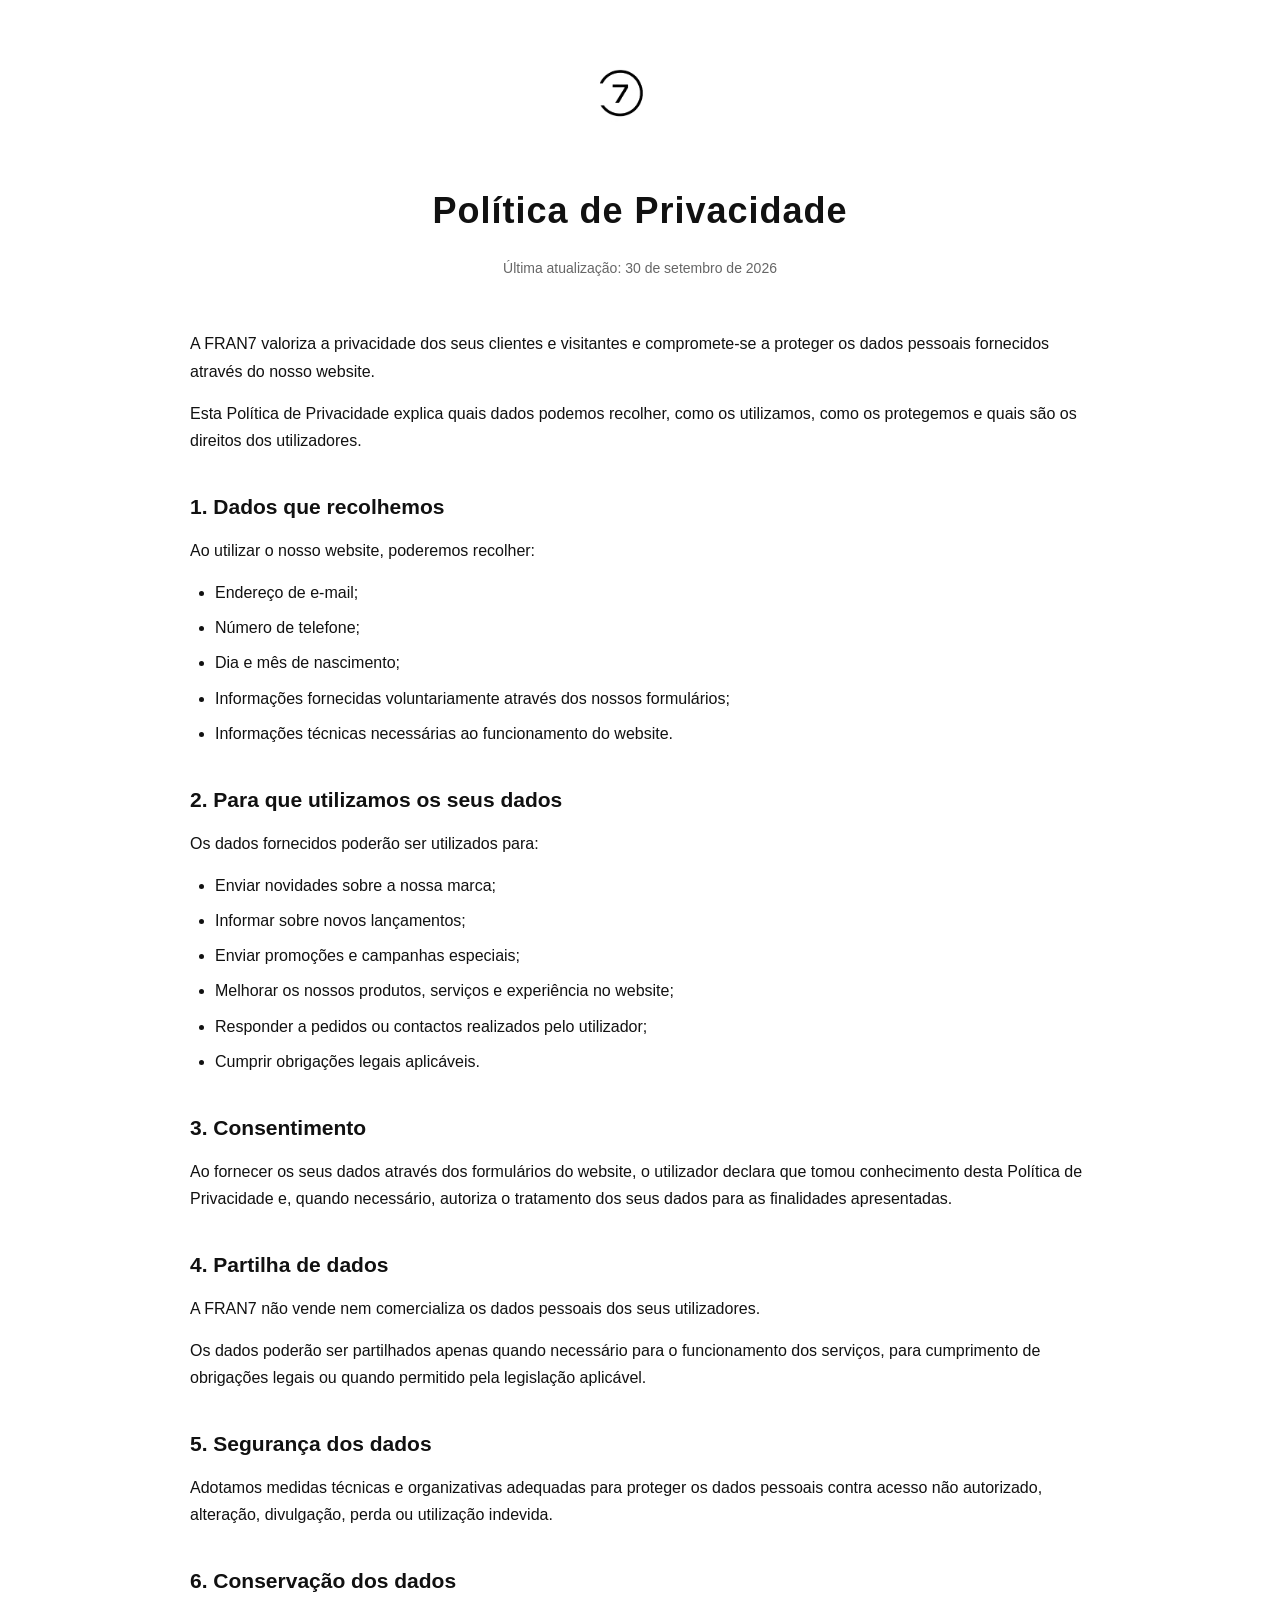
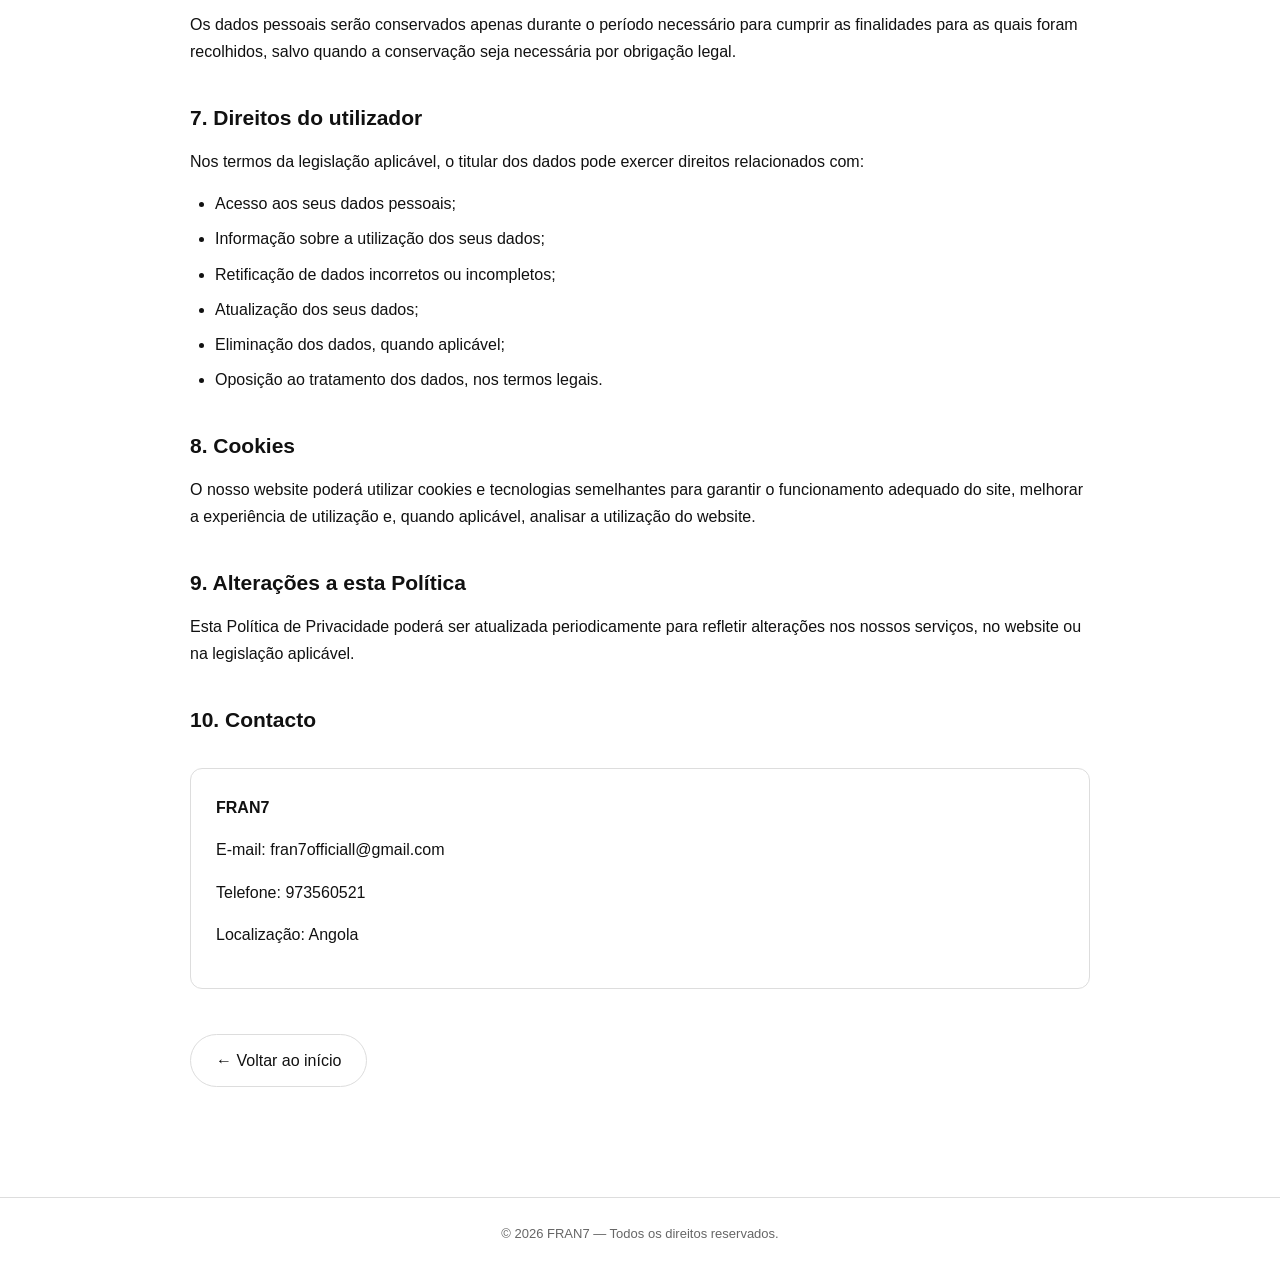
<file: privacidade.html>
<!DOCTYPE html>
<html lang="pt">
<head>

    <meta charset="UTF-8">
    <meta name="viewport" content="width=device-width, initial-scale=1.0">

    <!-- =====================================================
         ÍCONE DA ABA DO NAVEGADOR — FRAN7
    ===================================================== -->

    <link rel="icon" href="logoo.png.png" type="image/png">
    <link rel="shortcut icon" href="logoo.png.png" type="image/png">
    <link rel="apple-touch-icon" href="logoo.png.png">

    <title>Política de Privacidade | FRAN7</title>

    <style>

        /* =====================================================
           CONFIGURAÇÃO GERAL
        ===================================================== */

        * {
            box-sizing: border-box;
            margin: 0;
            padding: 0;
        }

        html {
            scroll-behavior: smooth;
        }

        :root {
            --fundo: #ffffff;
            --texto: #111111;
            --texto-secundario: #666666;
            --borda: #dddddd;
            --fundo-caixa: #ffffff;
            --fundo-carregamento: #ffffff;
            --sombra: rgba(0, 0, 0, 0.12);
        }

        body {
            font-family: Arial, Helvetica, sans-serif;
            line-height: 1.7;

            background: var(--fundo);
            color: var(--texto);

            transition:
                background-color 0.4s ease,
                color 0.4s ease;
        }

        /* =====================================================
           TEMA AUTOMÁTICO DO DISPOSITIVO
        ===================================================== */

        @media (prefers-color-scheme: dark) {

            :root {
                --fundo: #000000;
                --texto: #ffffff;
                --texto-secundario: #999999;
                --borda: #292929;
                --fundo-caixa: #0d0d0d;
                --fundo-carregamento: #050505;
                --sombra: rgba(0, 0, 0, 0.55);
            }

        }

        /* =====================================================
           LOGOTIPO AUTOMÁTICO
        ===================================================== */

        .logo img,
        #loading-logo {
            transition:
                filter 0.4s ease,
                transform 0.4s ease;
        }

        /*
           MODO CLARO
           Logo transparente fica escuro.
        */

        @media (prefers-color-scheme: light) {

            .logo img,
            #loading-logo {
                filter: brightness(0);
            }

        }

        /*
           MODO ESCURO
           Logo transparente fica branco.
        */

        @media (prefers-color-scheme: dark) {

            .logo img,
            #loading-logo {
                filter: brightness(0) invert(1);
            }

        }

        /* =====================================================
           TELA DE CARREGAMENTO FRAN7
        ===================================================== */

        #loading-screen {
            position: fixed;
            inset: 0;
            z-index: 9999;

            display: flex;
            justify-content: center;
            align-items: center;

            background: var(--fundo-carregamento);

            transition:
                background-color 0.4s ease,
                opacity 1s ease,
                visibility 1s ease;

            animation: loadingExit 1s ease forwards;
            animation-delay: 4s;
        }

        #loading-logo {
            width: 180px;
            max-width: 55vw;

            animation: fran7Zoom 2s ease-in-out infinite;
        }

        @keyframes fran7Zoom {

            0% {
                transform: scale(0.88);
                opacity: 0.65;
            }

            50% {
                transform: scale(1.08);
                opacity: 1;
            }

            100% {
                transform: scale(0.88);
                opacity: 0.65;
            }

        }

        @keyframes loadingExit {

            0% {
                opacity: 1;
                visibility: visible;
            }

            100% {
                opacity: 0;
                visibility: hidden;
                pointer-events: none;
            }

        }

        /* =====================================================
           CONTEÚDO
        ===================================================== */

        .container {
            width: 90%;
            max-width: 900px;
            margin: auto;
            padding: 60px 0;
        }

        /* =====================================================
           LOGO PRINCIPAL
        ===================================================== */

        .logo {
            text-align: center;
            margin-bottom: 50px;
        }

        .logo img {
            width: 120px;
            max-width: 100%;
        }

        /* =====================================================
           TÍTULO
        ===================================================== */

        h1 {
            text-align: center;
            font-size: 36px;
            margin-bottom: 15px;
            letter-spacing: 1px;
        }

        .date {
            text-align: center;
            margin-bottom: 50px;
            font-size: 14px;
            color: var(--texto-secundario);

            transition: color 0.4s ease;
        }

        /* =====================================================
           TEXTOS
        ===================================================== */

        h2 {
            font-size: 21px;
            margin-top: 35px;
            margin-bottom: 12px;
        }

        p {
            margin-bottom: 15px;
        }

        ul {
            margin: 10px 0 20px 25px;
        }

        li {
            margin-bottom: 8px;
        }

        /* =====================================================
           CONTACTO
        ===================================================== */

        .contacto {
            margin-top: 30px;
            padding: 25px;

            border: 1px solid var(--borda);
            border-radius: 12px;

            background: var(--fundo-caixa);

            transition:
                background-color 0.4s ease,
                border-color 0.4s ease;
        }

        /* =====================================================
           BOTÃO VOLTAR
        ===================================================== */

        .voltar {
            display: inline-block;

            margin-top: 45px;
            padding: 12px 25px;

            border: 1px solid var(--borda);
            border-radius: 30px;

            color: var(--texto);
            text-decoration: none;

            transition:
                background-color 0.3s ease,
                color 0.3s ease,
                border-color 0.3s ease,
                transform 0.3s ease;
        }

        .voltar:hover {
            transform: translateY(-2px);
            background: var(--texto);
            color: var(--fundo);
        }

        /* =====================================================
           RODAPÉ
        ===================================================== */

        footer {
            text-align: center;

            border-top: 1px solid var(--borda);

            padding: 25px;

            font-size: 13px;

            margin-top: 50px;

            color: var(--texto-secundario);

            transition:
                color 0.4s ease,
                border-color 0.4s ease;
        }

        /* =====================================================
           MOBILE
        ===================================================== */

        @media (max-width: 600px) {

            .container {
                padding: 40px 0;
            }

            h1 {
                font-size: 28px;
            }

            h2 {
                font-size: 19px;
            }

            #loading-logo {
                width: 150px;
            }

            .logo img {
                width: 110px;
            }

        }

        /* =====================================================
           REDUÇÃO DE MOVIMENTO
        ===================================================== */

        @media (prefers-reduced-motion: reduce) {

            *,
            *::before,
            *::after {
                scroll-behavior: auto !important;
                animation-duration: 0.01ms !important;
                animation-iteration-count: 1 !important;
                transition-duration: 0.01ms !important;
            }

        }

    </style>

</head>

<body>

    <!-- =================================
         TELA DE CARREGAMENTO FRAN7
    ================================== -->

    <div id="loading-screen">

        <img
            id="loading-logo"
            src="logo.png.png"
            alt="FRAN7"
        >

    </div>


    <!-- =================================
         CONTEÚDO DA POLÍTICA
    ================================== -->

    <main class="container">

        <!-- LOGOTIPO -->

        <div class="logo">

            <img
                src="logo.png.png"
                alt="FRAN7"
            >

        </div>


        <h1>Política de Privacidade</h1>

        <div class="date">
            Última atualização: 30 de setembro de 2026
        </div>


        <p>
            A FRAN7 valoriza a privacidade dos seus clientes e visitantes
            e compromete-se a proteger os dados pessoais fornecidos através
            do nosso website.
        </p>

        <p>
            Esta Política de Privacidade explica quais dados podemos recolher,
            como os utilizamos, como os protegemos e quais são os direitos
            dos utilizadores.
        </p>


        <h2>1. Dados que recolhemos</h2>

        <p>
            Ao utilizar o nosso website, poderemos recolher:
        </p>

        <ul>

            <li>
                Endereço de e-mail;
            </li>

            <li>
                Número de telefone;
            </li>

            <li>
                Dia e mês de nascimento;
            </li>

            <li>
                Informações fornecidas voluntariamente através dos nossos formulários;
            </li>

            <li>
                Informações técnicas necessárias ao funcionamento do website.
            </li>

        </ul>


        <h2>2. Para que utilizamos os seus dados</h2>

        <p>
            Os dados fornecidos poderão ser utilizados para:
        </p>

        <ul>

            <li>
                Enviar novidades sobre a nossa marca;
            </li>

            <li>
                Informar sobre novos lançamentos;
            </li>

            <li>
                Enviar promoções e campanhas especiais;
            </li>

            <li>
                Melhorar os nossos produtos, serviços e experiência no website;
            </li>

            <li>
                Responder a pedidos ou contactos realizados pelo utilizador;
            </li>

            <li>
                Cumprir obrigações legais aplicáveis.
            </li>

        </ul>


        <h2>3. Consentimento</h2>

        <p>
            Ao fornecer os seus dados através dos formulários do website,
            o utilizador declara que tomou conhecimento desta Política de
            Privacidade e, quando necessário, autoriza o tratamento dos
            seus dados para as finalidades apresentadas.
        </p>


        <h2>4. Partilha de dados</h2>

        <p>
            A FRAN7 não vende nem comercializa os dados pessoais dos seus
            utilizadores.
        </p>

        <p>
            Os dados poderão ser partilhados apenas quando necessário para
            o funcionamento dos serviços, para cumprimento de obrigações
            legais ou quando permitido pela legislação aplicável.
        </p>


        <h2>5. Segurança dos dados</h2>

        <p>
            Adotamos medidas técnicas e organizativas adequadas para proteger
            os dados pessoais contra acesso não autorizado, alteração,
            divulgação, perda ou utilização indevida.
        </p>


        <h2>6. Conservação dos dados</h2>

        <p>
            Os dados pessoais serão conservados apenas durante o período
            necessário para cumprir as finalidades para as quais foram
            recolhidos, salvo quando a conservação seja necessária por
            obrigação legal.
        </p>


        <h2>7. Direitos do utilizador</h2>

        <p>
            Nos termos da legislação aplicável, o titular dos dados pode
            exercer direitos relacionados com:
        </p>

        <ul>

            <li>
                Acesso aos seus dados pessoais;
            </li>

            <li>
                Informação sobre a utilização dos seus dados;
            </li>

            <li>
                Retificação de dados incorretos ou incompletos;
            </li>

            <li>
                Atualização dos seus dados;
            </li>

            <li>
                Eliminação dos dados, quando aplicável;
            </li>

            <li>
                Oposição ao tratamento dos dados, nos termos legais.
            </li>

        </ul>


        <h2>8. Cookies</h2>

        <p>
            O nosso website poderá utilizar cookies e tecnologias semelhantes
            para garantir o funcionamento adequado do site, melhorar a
            experiência de utilização e, quando aplicável, analisar a
            utilização do website.
        </p>


        <h2>9. Alterações a esta Política</h2>

        <p>
            Esta Política de Privacidade poderá ser atualizada periodicamente
            para refletir alterações nos nossos serviços, no website ou na
            legislação aplicável.
        </p>


        <h2>10. Contacto</h2>

        <div class="contacto">

            <p>
                <strong>FRAN7</strong>
            </p>

            <p>
                E-mail: fran7officiall@gmail.com
            </p>

            <p>
                Telefone: 973560521
            </p>

            <p>
                Localização: Angola
            </p>

        </div>


        <!-- VOLTAR AO INÍCIO -->

        <a href="inicio.html" class="voltar">
            ← Voltar ao início
        </a>

    </main>


    <!-- =================================
         RODAPÉ
    ================================== -->

    <footer>

        © 2026 FRAN7 — Todos os direitos reservados.

    </footer>


    <!-- =================================
         SCRIPT
    ================================== -->

    <script>

        /*
         * Remove a tela de carregamento
         * depois da animação.
         */

        window.addEventListener("load", function () {

            setTimeout(function () {

                const loadingScreen =
                    document.getElementById("loading-screen");

                if (loadingScreen) {
                    loadingScreen.remove();
                }

            }, 5000);

        });


        /*
         * O navegador deteta automaticamente
         * quando o utilizador muda o tema
         * do dispositivo.
         *
         * Não é necessário recarregar a página.
         */

        const temaDispositivo =
            window.matchMedia("(prefers-color-scheme: dark)");

        temaDispositivo.addEventListener("change", function () {

            /*
             * O CSS com prefers-color-scheme
             * atualiza automaticamente todas
             * as cores e o logotipo.
             */

        });

    </script>

</body>
</html>
</file>
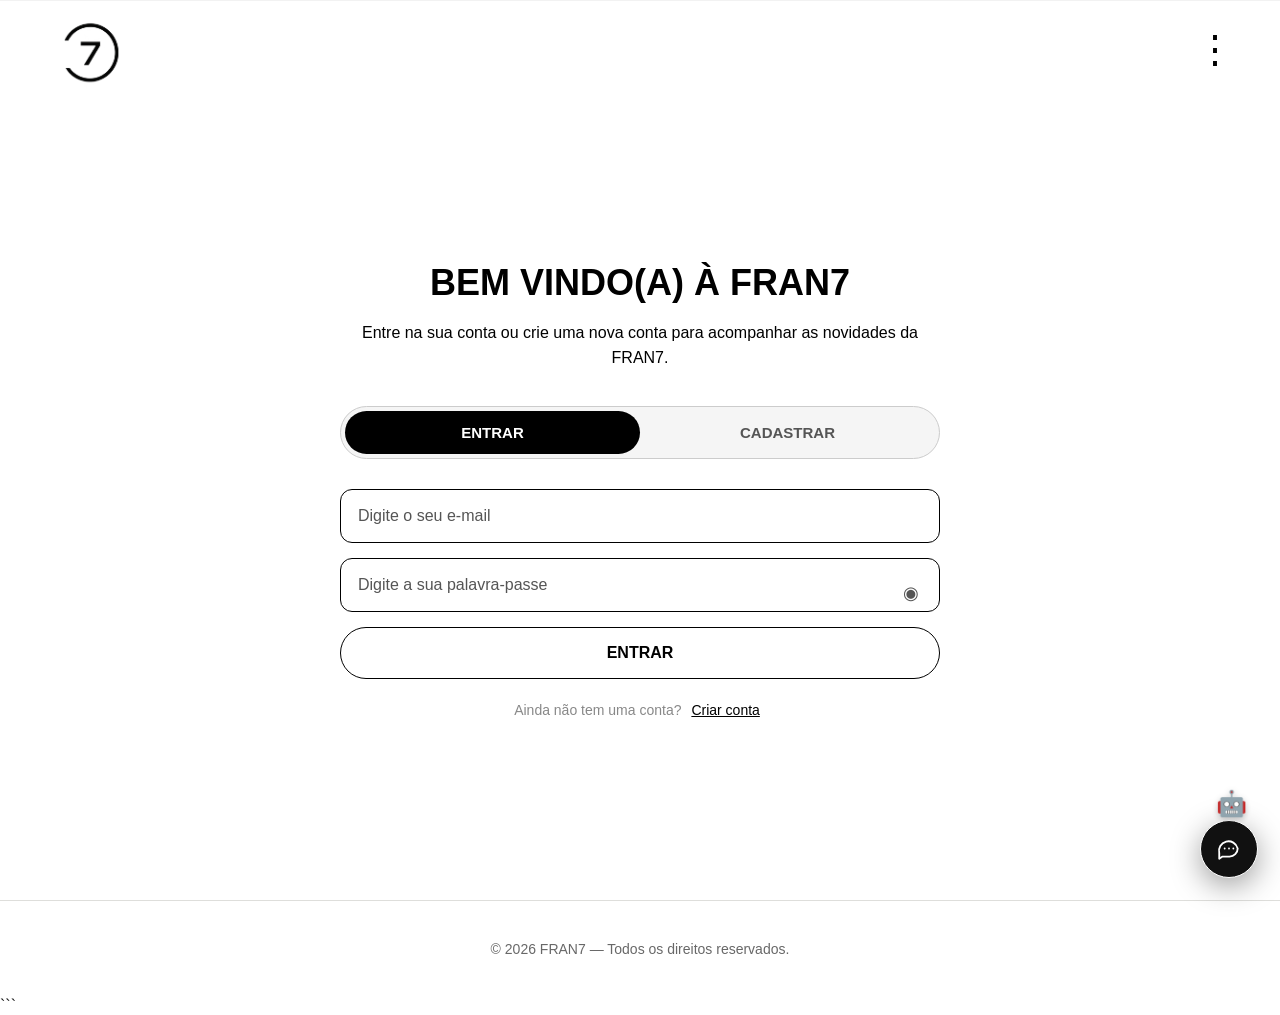
<file: registo.html>
<!DOCTYPE html>
<html lang="pt">
<head>

    <meta charset="UTF-8">
    <meta name="viewport" content="width=device-width, initial-scale=1.0">
    <meta name="color-scheme" content="light dark">

    <!-- =====================================================
         ÍCONE DA ABA DO NAVEGADOR — FRAN7
    ===================================================== -->

    <link rel="icon" type="image/png" href="assets/images/logoo.png.png">
    <link rel="shortcut icon" type="image/png" href="assets/images/logoo.png.png">
    <link rel="apple-touch-icon" href="assets/images/logoo.png.png">
    <link rel="stylesheet" href="assets/css/assistente.css">

    <title>REGISTRO | FRAN7</title>

    <style>


        * {
            box-sizing: border-box;
        }

        html {
            scroll-behavior: smooth;
        }

        body {
            margin: 0;
            background: #000;
            color: #fff;
            font-family: Arial, sans-serif;
        }

        /* =========================
           CABEÇALHO
        ========================= */

        header {
            position: fixed;
            top: 0;
            left: 0;
            width: 100%;
            height: 100px;
            display: flex;
            align-items: center;
            justify-content: flex-start;
            padding: 20px 40px;
            z-index: 1000;
            background: rgba(0, 0, 0, 0.85);
        }

        .logo {
            width: 150px;
            animation: entradaLogo 2s ease-out;
        }

        @keyframes entradaLogo {
            from {
                opacity: 0;
                transform: translateY(30px);
            }

            to {
                opacity: 1;
                transform: translateY(0);
            }
        }

        /* =========================
           MENU
        ========================= */

        .menu-btn {
            position: absolute;
            right: 40px;
            top: 30px;
            background: none;
            border: none;
            color: white;
            font-size: 38px;
            cursor: pointer;
            line-height: 1;
        }

        .menu {
            display: none;
            position: absolute;
            top: 85px;
            right: 40px;
            background: #111;
            border: 1px solid #333;
            border-radius: 15px;
            width: 240px;
            padding: 10px 0;
            overflow: hidden;
        }

        .menu a,
        .menu button {
            display: block;
            width: 100%;
            color: white;
            text-decoration: none;
            padding: 15px 20px;
            font-size: 16px;
            background: none;
            border: 0;
            text-align: left;
            cursor: pointer;
            font-family: Arial, sans-serif;
        }

        .menu a:hover,
        .menu button:hover {
            background: #222;
        }

        .menu.aberto {
            display: block;
        }

        /* =========================
           ÁREA PRINCIPAL
        ========================= */

        .cadastro {
            min-height: 100vh;
            padding: 150px 20px 100px;
            display: flex;
            justify-content: center;
            align-items: center;
            border-top: 1px solid #222;
        }

        .cadastro-box {
            width: 100%;
            max-width: 600px;
            text-align: center;
        }

        .cadastro h2 {
            font-size: 36px;
            margin-bottom: 15px;
        }

        .cadastro p {
            color: #aaa;
            line-height: 1.6;
            margin-bottom: 35px;
        }

        /* =========================
           ESCOLHA LOGIN / CADASTRO
        ========================= */

        .alternador {
            display: flex;
            width: 100%;
            margin-bottom: 30px;
            border: 1px solid #333;
            border-radius: 50px;
            padding: 4px;
            background: #080808;
        }

        .alternador button {
            flex: 1;
            padding: 13px;
            border: 0;
            border-radius: 50px;
            background: transparent;
            color: #888;
            font-size: 15px;
            font-weight: bold;
            cursor: pointer;
            transition: .3s;
        }

        .alternador button.ativo {
            background: #fff;
            color: #000;
        }

        /* =========================
           CAMPOS
        ========================= */

        .campo {
            width: 100%;
            background: #111;
            border: 1px solid #444;
            border-radius: 12px;
            color: white;
            padding: 17px;
            margin-bottom: 15px;
            font-size: 16px;
            outline: none;
            transition:
                border-color .25s,
                transform .25s,
                box-shadow .25s;
        }

        .campo:focus {
            border-color: white;
            transform: translateY(-1px);
            box-shadow:
                0 8px 25px rgba(255,255,255,.05);
        }

        .campo::placeholder {
            color: #888;
        }

        .campo.campo-erro {
            border-color: #fff;
            animation: campoErro .45s ease;
        }

        @keyframes campoErro {

            0% {
                transform: translateX(0);
            }

            25% {
                transform: translateX(-7px);
            }

            50% {
                transform: translateX(7px);
            }

            75% {
                transform: translateX(-4px);
            }

            100% {
                transform: translateX(0);
            }
        }

        /* =========================
           CAMPO PASSWORD
        ========================= */

        .campo-password {
            position: relative;
            width: 100%;
        }

        .campo-password .campo {
            padding-right: 55px;
        }

        .mostrar-password {
            position: absolute;
            right: 15px;
            top: 50%;
            transform: translateY(-50%);
            border: 0;
            background: transparent;
            color: #aaa;
            cursor: pointer;
            font-size: 18px;
        }

        .mostrar-password:hover {
            color: #fff;
        }

        /* =========================
           CONSENTIMENTO
        ========================= */

        .consentimento {
            margin: 18px 0 22px;
            text-align: left;
            padding: 18px;
            border: 1px solid #333;
            border-radius: 14px;
            background: rgba(255,255,255,.025);
            transition:
                border-color .25s,
                background .25s;
        }

        .consentimento.erro {
            border-color: #fff;
            animation: consentimentoErro .45s ease;
        }

        @keyframes consentimentoErro {

            0%,
            100% {
                transform: translateX(0);
            }

            25% {
                transform: translateX(-5px);
            }

            50% {
                transform: translateX(5px);
            }

            75% {
                transform: translateX(-3px);
            }
        }

        .consentimento-principal {
            display: flex;
            align-items: flex-start;
            gap: 12px;
            cursor: pointer;
        }

        .consentimento-principal input {
            width: 20px;
            height: 20px;
            margin-top: 2px;
            flex-shrink: 0;
            cursor: pointer;
            accent-color: #fff;
        }

        .consentimento-texto {
            font-size: 14px;
            line-height: 1.6;
            color: #ddd;
        }

        .consentimento-texto strong {
            color: #fff;
        }

        .texto-privacidade {
            margin: 12px 0 0 32px;
            color: #888;
            font-size: 12px;
            line-height: 1.6;
        }

        /* =========================
           BOTÕES
        ========================= */

        .botao-cadastro,
        .botao-login {
            width: 100%;
            padding: 16px;
            background: transparent;
            color: white;
            border: 1px solid white;
            border-radius: 40px;
            font-weight: bold;
            cursor: pointer;
            font-size: 16px;
            transition: .3s;
        }

        .botao-cadastro:hover,
        .botao-login:hover {
            background: white;
            color: black;
            transform: translateY(-2px);
        }

        .botao-cadastro:active,
        .botao-login:active {
            transform: scale(.98);
        }

        /* =========================
           LINK TROCAR
        ========================= */

        .trocar-formulario {
            margin-top: 22px;
            color: #888;
            font-size: 14px;
        }

        .trocar-formulario button {
            background: none;
            border: 0;
            color: #fff;
            text-decoration: underline;
            cursor: pointer;
            font-size: 14px;
        }

        /* =========================
           NOTIFICAÇÃO
        ========================= */

        .notificacao {
            position: fixed;
            top: 0;
            left: 0;
            width: 100%;
            height: 100%;
            background: rgba(0,0,0,.78);
            backdrop-filter: blur(8px);
            display: none;
            align-items: center;
            justify-content: center;
            z-index: 9999;
            padding: 20px;
        }

        .notificacao.ativa {
            display: flex;
            animation: fundoNotificacao .25s ease;
        }

        @keyframes fundoNotificacao {

            from {
                opacity: 0;
            }

            to {
                opacity: 1;
            }
        }

        .notificacao-box {
            position: relative;
            width: 100%;
            max-width: 460px;
            padding: 42px 32px 32px;
            background:
                linear-gradient(
                    145deg,
                    #151515,
                    #080808
                );
            border: 1px solid #3a3a3a;
            border-radius: 26px;
            text-align: center;
            box-shadow:
                0 30px 90px rgba(0,0,0,.8);
            animation:
                aparecer
                .35s
                cubic-bezier(.2,.8,.2,1);
        }

        @keyframes aparecer {

            from {
                opacity: 0;
                transform:
                    scale(.82)
                    translateY(20px);
            }

            to {
                opacity: 1;
                transform:
                    scale(1)
                    translateY(0);
            }
        }

        .icone-sucesso {
            width: 72px;
            height: 72px;
            margin: 0 auto 22px;
            border: 1px solid #555;
            background: #fff;
            color: #000;
            border-radius: 50%;
            display: flex;
            align-items: center;
            justify-content: center;
            font-size: 30px;
            font-weight: bold;
        }

        .notificacao-box h2 {
            margin: 0 0 12px;
            font-size: 27px;
            letter-spacing: .5px;
        }

        .notificacao-box p {
            color: #aaa;
            line-height: 1.6;
            margin-bottom: 28px;
        }

        .botao-notificacao {
            width: 100%;
            padding: 16px;
            background: #fff;
            color: #000;
            border: 0;
            border-radius: 50px;
            font-size: 15px;
            font-weight: 800;
            letter-spacing: 1px;
            cursor: pointer;
            transition: .25s;
        }

        .botao-notificacao:hover {
            transform:
                translateY(-2px)
                scale(1.01);
            background: #e8e8e8;
        }

        /* =========================
           RODAPÉ
        ========================= */

        footer {
            border-top: 1px solid #222;
            padding: 40px 20px;
            text-align: center;
            color: #777;
            font-size: 14px;
        }

        /* =========================
           MODO CLARO
        ========================= */

        @media (prefers-color-scheme: light) {

            html,
            body {
                background: #fff !important;
                color: #000 !important;
            }

            header {
                background:
                    rgba(255,255,255,.94)
                    !important;
            }

            .logo {
                filter: invert(1) !important;
            }

            .menu-btn {
                color: #000 !important;
            }

            .menu {
                background: #fff !important;
                border-color: #000 !important;
            }

            .menu a,
            .menu button {
                color: #000 !important;
            }

            .menu a:hover,
            .menu button:hover {
                background: #000 !important;
                color: #fff !important;
            }

            .cadastro {
                background: #fff !important;
                color: #000 !important;
            }

            .cadastro h2 {
                color: #000 !important;
            }

            .cadastro p {
                color: #000 !important;
            }

            .alternador {
                background: #f5f5f5;
                border-color: #ccc;
            }

            .alternador button {
                color: #555;
            }

            .alternador button.ativo {
                background: #000;
                color: #fff;
            }

            .campo {
                background: #fff !important;
                color: #000 !important;
                border-color: #000 !important;
            }

            .campo::placeholder {
                color: #555 !important;
            }

            .mostrar-password {
                color: #555;
            }

            .mostrar-password:hover {
                color: #000;
            }

            .consentimento {
                background: #f7f7f7 !important;
                border-color: #ccc !important;
            }

            .consentimento-texto {
                color: #222 !important;
            }

            .consentimento-texto strong {
                color: #000 !important;
            }

            .texto-privacidade {
                color: #555 !important;
            }

            .botao-cadastro,
            .botao-login {
                background: #fff !important;
                color: #000 !important;
                border-color: #000 !important;
            }

            .botao-cadastro:hover,
            .botao-login:hover {
                background: #000 !important;
                color: #fff !important;
            }

            .trocar-formulario button {
                color: #000;
            }

            .notificacao {
                background:
                    rgba(255,255,255,.75)
                    !important;
            }

            .notificacao-box {
                background: #fff !important;
                color: #000 !important;
                border-color: #000 !important;
            }

            .icone-sucesso {
                background: #000 !important;
                color: #fff !important;
            }

            .notificacao-box h2 {
                color: #000 !important;
            }

            .notificacao-box p {
                color: #000 !important;
            }

            .botao-notificacao {
                background: #000 !important;
                color: #fff !important;
            }

            footer {
                background: #fff !important;
                color: #000 !important;
                border-color: #000 !important;
            }

        }

        /* =========================
           MODO ESCURO
        ========================= */

        @media (prefers-color-scheme: dark) {

            html,
            body {
                background: #000 !important;
                color: #fff !important;
            }

            header {
                background:
                    rgba(0,0,0,.94)
                    !important;
            }

            .logo {
                filter: none !important;
            }

            .menu-btn {
                color: #fff !important;
            }

            .menu {
                background: #000 !important;
                border-color: #fff !important;
            }

            .menu a,
            .menu button {
                color: #fff !important;
            }

            .menu a:hover,
            .menu button:hover {
                background: #fff !important;
                color: #000 !important;
            }

            .cadastro {
                background: #000 !important;
                color: #fff !important;
            }

            .cadastro h2 {
                color: #fff !important;
            }

            .cadastro p {
                color: #fff !important;
            }

            .alternador {
                background: #080808;
                border-color: #333;
            }

            .alternador button {
                color: #777;
            }

            .alternador button.ativo {
                background: #fff;
                color: #000;
            }

            .campo {
                background: #000 !important;
                color: #fff !important;
                border-color: #fff !important;
            }

            .campo::placeholder {
                color: #aaa !important;
            }

            .mostrar-password {
                color: #aaa;
            }

            .mostrar-password:hover {
                color: #fff;
            }

            .consentimento {
                background:
                    rgba(255,255,255,.025)
                    !important;
                border-color: #333 !important;
            }

            .consentimento-texto {
                color: #ddd !important;
            }

            .consentimento-texto strong {
                color: #fff !important;
            }

            .texto-privacidade {
                color: #888 !important;
            }

            .botao-cadastro,
            .botao-login {
                background: #000 !important;
                color: #fff !important;
                border-color: #fff !important;
            }

            .botao-cadastro:hover,
            .botao-login:hover {
                background: #fff !important;
                color: #000 !important;
            }

            .trocar-formulario button {
                color: #fff;
            }

            .notificacao {
                background:
                    rgba(0,0,0,.75)
                    !important;
            }

            .notificacao-box {
                background: #000 !important;
                color: #fff !important;
                border-color: #fff !important;
            }

            .icone-sucesso {
                background: #fff !important;
                color: #000 !important;
            }

            .notificacao-box h2 {
                color: #fff !important;
            }

            .notificacao-box p {
                color: #fff !important;
            }

            .botao-notificacao {
                background: #fff !important;
                color: #000 !important;
            }

            footer {
                background: #000 !important;
                color: #fff !important;
                border-color: #fff !important;
            }

        }

        /* =========================
           TELEMÓVEL
        ========================= */

        @media (max-width: 700px) {

            header {
                height: 80px;
                padding: 15px 20px;
            }

            .logo {
                width: 100px;
            }

            .menu-btn {
                right: 20px;
                top: 24px;
                font-size: 32px;
            }

            .menu {
                right: 20px;
                top: 70px;
            }

            .cadastro h2 {
                font-size: 30px;
            }

            .notificacao-box {
                padding: 35px 25px;
            }

            .consentimento {
                padding: 15px;
            }
        }

        /* =========================
           REDUZIR ANIMAÇÕES
        ========================= */

        @media (prefers-reduced-motion: reduce) {

            *,
            *::before,
            *::after {
                animation: none !important;
                transition: none !important;
                scroll-behavior: auto !important;
            }
        }

    </style>
    <link rel="stylesheet" href="assets/css/tema-automatico.css">

</head>

<body>

    <!-- =========================
         CABEÇALHO
    ========================= -->

    <header>

        <img
            src="assets/images/logo.png.png"
            alt="FRAN7"
            class="logo"
        >

        <button
            class="menu-btn"
            id="statusCadastro"
            onclick="abrirMenu()"
            aria-label="Abrir menu"
        >
            ⋮
        </button>

        <nav
            class="menu"
            id="menu"
        >

            <a
                href="inicio.html"
                onclick="abrirInicio(event)"
            >
                Início
            </a>

            <a
                href="#"
                onclick="mostrarFormularioLogin()"
            >
                Entrar / Cadastrar
            </a>

            <a
                href="inicio.html"
                onclick="abrirProdutos(event)"
            >
                Produtos
            </a>

            <a
                href="#"
                onclick="abrirContacto(event)"
            >
                Contacto
            </a>

            <button
                id="botaoSair"
                onclick="sairDaConta()"
                style="display:none;"
            >
                Sair da conta
            </button>

        </nav>

    </header>


    <!-- =========================
         LOGIN / CADASTRO
    ========================= -->

    <section
        class="cadastro"
        id="cadastro"
    >

        <div class="cadastro-box">

            <h2 id="tituloFormulario">
                BEM VINDO(A) À FRAN7
            </h2>

            <p id="descricaoFormulario">
                Entre na sua conta ou crie uma nova conta
                para acompanhar as novidades da FRAN7.
            </p>


            <!-- =========================
                 ALTERNADOR
            ========================= -->

            <div class="alternador">

                <button
                    id="botaoModoLogin"
                    class="ativo"
                    onclick="mostrarFormularioLogin()"
                >
                    ENTRAR
                </button>

                <button
                    id="botaoModoCadastro"
                    onclick="mostrarFormularioCadastro()"
                >
                    CADASTRAR
                </button>

            </div>


            <!-- =========================
                 FORMULÁRIO LOGIN
            ========================= -->

            <form
                id="formLogin"
                onsubmit="fazerLogin(event)"
            >

                <input
                    type="email"
                    id="loginEmail"
                    class="campo"
                    placeholder="Digite o seu e-mail"
                    autocomplete="email"
                >

                <div class="campo-password">

                    <input
                        type="password"
                        id="loginSenha"
                        class="campo"
                        placeholder="Digite a sua palavra-passe"
                        autocomplete="current-password"
                    >

                    <button
                        type="button"
                        class="mostrar-password"
                        onclick="mostrarSenha('loginSenha', this)"
                    >
                        ◉
                    </button>

                </div>


                <button
                    type="submit"
                    class="botao-login"
                >
                    ENTRAR
                </button>


                <div class="trocar-formulario">

                    Ainda não tem uma conta?

                    <button
                        type="button"
                        onclick="mostrarFormularioCadastro()"
                    >
                        Criar conta
                    </button>

                </div>

            </form>


            <!-- =========================
                 FORMULÁRIO CADASTRO
            ========================= -->

            <form
                id="formCadastro"
                onsubmit="fazerCadastro(event)"
                style="display:none;"
            >

                <input
                    type="text"
                    id="nome"
                    class="campo"
                    placeholder="Nome completo"
                    autocomplete="name"
                    required
                >

                <!-- E-MAIL -->

                <input
                    type="email"
                    id="email"
                    class="campo"
                    placeholder="Digite o seu e-mail"
                    autocomplete="email"
                >


                <!-- TELEFONE -->

                <input
                    type="tel"
                    id="telefone"
                    class="campo"
                    placeholder="Número de telefone (opcional)"
                    inputmode="tel"
                    autocomplete="tel"
                >


                <!-- ANIVERSÁRIO -->

                <input
                    type="text"
                    id="aniversario"
                    class="campo"
                    placeholder="Data de aniversário — DD/MM"
                    maxlength="5"
                    inputmode="numeric"
                    autocomplete="bday"
                >


                <!-- PALAVRA-PASSE -->

                <div class="campo-password">

                    <input
                        type="password"
                        id="senhaCadastro"
                        class="campo"
                        placeholder="Crie uma palavra-passe"
                        autocomplete="new-password"
                    >

                    <button
                        type="button"
                        class="mostrar-password"
                        onclick="mostrarSenha('senhaCadastro', this)"
                    >
                        ◉
                    </button>

                </div>


                <!-- CONFIRMAR PALAVRA-PASSE -->

                <div class="campo-password">

                    <input
                        type="password"
                        id="confirmarSenha"
                        class="campo"
                        placeholder="Confirme a palavra-passe"
                        autocomplete="new-password"
                    >

                    <button
                        type="button"
                        class="mostrar-password"
                        onclick="mostrarSenha('confirmarSenha', this)"
                    >
                        ◉
                    </button>

                </div>


                <!-- CONSENTIMENTO -->

                <div
                    class="consentimento"
                    id="consentimentoBox"
                >

                    <label
                        class="consentimento-principal"
                    >

                        <input
                            type="checkbox"
                            id="aceiteTermos"
                        >

                        <span class="consentimento-texto">

                            <strong>
                                Li e concordo
                            </strong>

                            com o Aviso de Privacidade
                            e autorizo a FRAN7 a utilizar
                            os dados fornecidos para gerir
                            o meu cadastro e enviar
                            comunicações relacionadas
                            com a marca.

                        </span>

                    </label>


                    <div class="texto-privacidade">

                        Ao concluir o cadastro,
                        você poderá receber informações
                        sobre novidades, lançamentos,
                        produtos, ofertas e outras
                        comunicações da FRAN7.

                        O telefone é opcional.

                        <br>
                        <br>

                        Os seus dados serão tratados
                        de acordo com as regras de
                        privacidade aplicáveis.

                    </div>

                </div>


                <!-- BOTÃO -->

                <button
                    type="submit"
                    class="botao-cadastro"
                >
                    CRIAR CONTA
                </button>


                <div class="trocar-formulario">

                    Já possui uma conta?

                    <button
                        type="button"
                        onclick="mostrarFormularioLogin()"
                    >
                        Entrar
                    </button>

                </div>

            </form>

        </div>

    </section>


    <!-- =========================
         NOTIFICAÇÃO
    ========================= -->

    <div
        class="notificacao"
        id="notificacao"
    >

        <div class="notificacao-box">

            <div
                class="icone-sucesso"
                id="iconeNotificacao"
            >
                ✓
            </div>

            <h2 id="tituloNotificacao">
                FRAN7
            </h2>

            <p id="textoNotificacao">
                Mensagem
            </p>

            <button
                class="botao-notificacao"
                id="botaoNotificacao"
                onclick="fecharNotificacao()"
            >
                CONTINUAR
            </button>

        </div>

    </div>


    <!-- =========================
         RODAPÉ
    ========================= -->

    <footer id="contacto">

        © 2026 FRAN7 —
        Todos os direitos reservados.

    </footer>


    <!-- =========================
         JAVASCRIPT
    ========================= -->

    <script>

        /* =========================
           TELA INICIAL FRAN7
        ========================= */

        window.addEventListener("load", atualizarMenu);


        /* =========================
           DATA DE ANIVERSÁRIO
        ========================= */

        const aniversarioCampo =
            document.getElementById(
                "aniversario"
            );

        if (aniversarioCampo) {

            aniversarioCampo.addEventListener(
                "input",
                function () {

                    let valor =
                        this.value
                            .replace(
                                /[^0-9]/g,
                                ""
                            )
                            .slice(
                                0,
                                4
                            );

                    if (valor.length > 2) {

                        valor =
                            valor.slice(0, 2)
                            + "/"
                            + valor.slice(2);

                    }

                    this.value = valor;

                }
            );
        }


        /* =========================
           ABRIR MENU
        ========================= */

        function abrirMenu() {

            const menu =
                document.getElementById(
                    "menu"
                );

            if (!menu) {
                return;
            }

            menu.classList.toggle(
                "aberto"
            );
        }


        /* =========================
           MOSTRAR LOGIN
        ========================= */

        function mostrarFormularioLogin() {

            document.getElementById(
                "formLogin"
            ).style.display = "block";

            document.getElementById(
                "formCadastro"
            ).style.display = "none";

            document.getElementById(
                "botaoModoLogin"
            ).classList.add("ativo");

            document.getElementById(
                "botaoModoCadastro"
            ).classList.remove("ativo");

            document.getElementById(
                "tituloFormulario"
            ).textContent =
                "BEM VINDO(A) DE VOLTA";

            document.getElementById(
                "descricaoFormulario"
            ).textContent =
                "Entre na sua conta FRAN7 para continuar.";

            document.getElementById(
                "cadastro"
            ).scrollIntoView({
                behavior: "smooth"
            });

            fecharMenu();

        }


        /* =========================
           MOSTRAR CADASTRO
        ========================= */

        function mostrarFormularioCadastro() {

            document.getElementById(
                "formLogin"
            ).style.display = "none";

            document.getElementById(
                "formCadastro"
            ).style.display = "block";

            document.getElementById(
                "botaoModoLogin"
            ).classList.remove("ativo");

            document.getElementById(
                "botaoModoCadastro"
            ).classList.add("ativo");

            document.getElementById(
                "tituloFormulario"
            ).textContent =
                "CRIAR CONTA FRAN7";

            document.getElementById(
                "descricaoFormulario"
            ).textContent =
                "Cadastre os seus dados para criar a sua conta FRAN7.";

            document.getElementById(
                "cadastro"
            ).scrollIntoView({
                behavior: "smooth"
            });

            fecharMenu();

        }


        /* =========================
           FECHAR MENU
        ========================= */

        function fecharMenu() {

            const menu =
                document.getElementById(
                    "menu"
                );

            if (menu) {

                menu.classList.remove(
                    "aberto"
                );

            }
        }


        /* =========================
           MOSTRAR / ESCONDER SENHA
        ========================= */

        function mostrarSenha(
            id,
            botao
        ) {

            const campo =
                document.getElementById(id);

            if (!campo) {
                return;
            }

            if (campo.type === "password") {

                campo.type = "text";

                botao.textContent = "◉";

            } else {

                campo.type = "password";

                botao.textContent = "◉";

            }
        }


        /* =========================
           NOTIFICAÇÃO
        ========================= */

        function mostrarNotificacao(
            titulo,
            texto,
            botao,
            acao,
            erro = false
        ) {

            document.getElementById(
                "tituloNotificacao"
            ).textContent = titulo;

            document.getElementById(
                "textoNotificacao"
            ).textContent = texto;

            document.getElementById(
                "botaoNotificacao"
            ).textContent = botao;

            document.getElementById(
                "botaoNotificacao"
            ).onclick = acao;

            const notificacao =
                document.getElementById(
                    "notificacao"
                );

            notificacao.classList.toggle(
                "erro",
                erro
            );

            const icone =
                document.getElementById(
                    "iconeNotificacao"
                );

            icone.textContent =
                erro
                    ? "!"
                    : "✓";

            notificacao.classList.add(
                "ativa"
            );
        }


        /* =========================
           FECHAR NOTIFICAÇÃO
        ========================= */

        function fecharNotificacao() {

            const notificacao =
                document.getElementById(
                    "notificacao"
                );

            notificacao.classList.remove(
                "ativa"
            );
        }


        /* =========================
           ERRO DE CAMPO
        ========================= */

        function marcarErroCampo(campo) {

            if (!campo) {
                return;
            }

            campo.classList.add(
                "campo-erro"
            );

            setTimeout(
                function () {

                    campo.classList.remove(
                        "campo-erro"
                    );

                },
                600
            );
        }


        /* =========================
           FAZER CADASTRO
        ========================= */

        function fazerCadastro(event) {

            event.preventDefault();

            const nome =
                document.getElementById(
                    "nome"
                ).value.trim();


            const email =
                document.getElementById(
                    "email"
                ).value.trim().toLowerCase();


            const telefone =
                document.getElementById(
                    "telefone"
                ).value.trim();


            const aniversario =
                document.getElementById(
                    "aniversario"
                ).value.trim();


            const senha =
                document.getElementById(
                    "senhaCadastro"
                ).value;


            const confirmarSenha =
                document.getElementById(
                    "confirmarSenha"
                ).value;


            const aceite =
                document.getElementById(
                    "aceiteTermos"
                ).checked;


            const consentimentoBox =
                document.getElementById(
                    "consentimentoBox"
                );


            /* =========================
               CAMPOS OBRIGATÓRIOS
            ========================= */

            if (
                nome === "" ||
                email === "" ||
                aniversario === "" ||
                senha === "" ||
                confirmarSenha === ""
            ) {

                if (nome === "") {

                    marcarErroCampo(
                        document.getElementById(
                            "nome"
                        )
                    );

                }

                if (email === "") {

                    marcarErroCampo(
                        document.getElementById(
                            "email"
                        )
                    );

                }

                if (aniversario === "") {

                    marcarErroCampo(
                        document.getElementById(
                            "aniversario"
                        )
                    );

                }

                if (senha === "") {

                    marcarErroCampo(
                        document.getElementById(
                            "senhaCadastro"
                        )
                    );

                }

                if (confirmarSenha === "") {

                    marcarErroCampo(
                        document.getElementById(
                            "confirmarSenha"
                        )
                    );

                }

                mostrarNotificacao(
                    "Preencha os campos",
                    "Preencha todos os campos obrigatórios para criar a sua conta.",
                    "PREENCHER AGORA",
                    function () {

                        fecharNotificacao();

                    },
                    true
                );

                return;
            }


            /* =========================
               FORMATO DO E-MAIL
            ========================= */

            const emailValido =
                /^[^\s@]+@[^\s@]+\.[^\s@]+$/
                    .test(email);


            if (!emailValido) {

                marcarErroCampo(
                    document.getElementById(
                        "email"
                    )
                );

                mostrarNotificacao(
                    "E-mail inválido",
                    "Digite um endereço de e-mail válido.",
                    "CORRIGIR",
                    function () {

                        fecharNotificacao();

                        document.getElementById(
                            "email"
                        ).focus();

                    },
                    true
                );

                return;
            }


            /* =========================
               DATA
            ========================= */

            const dataValida =
                /^(0[1-9]|[12][0-9]|3[01])\/(0[1-9]|1[0-2])$/
                    .test(
                        aniversario
                    );


            if (!dataValida) {

                marcarErroCampo(
                    document.getElementById(
                        "aniversario"
                    )
                );

                mostrarNotificacao(
                    "Data inválida",
                    "Digite a data de aniversário no formato DD/MM. Exemplo: 25/09.",
                    "CORRIGIR DATA",
                    function () {

                        fecharNotificacao();

                        document.getElementById(
                            "aniversario"
                        ).focus();

                    },
                    true
                );

                return;
            }


            /* =========================
               PALAVRA-PASSE
            ========================= */

            if (senha.length < 6) {

                marcarErroCampo(
                    document.getElementById(
                        "senhaCadastro"
                    )
                );

                mostrarNotificacao(
                    "Palavra-passe muito curta",
                    "A palavra-passe deve ter pelo menos 6 caracteres.",
                    "CORRIGIR",
                    function () {

                        fecharNotificacao();

                        document.getElementById(
                            "senhaCadastro"
                        ).focus();

                    },
                    true
                );

                return;
            }


            /* =========================
               CONFIRMAÇÃO
            ========================= */

            if (senha !== confirmarSenha) {

                marcarErroCampo(
                    document.getElementById(
                        "confirmarSenha"
                    )
                );

                mostrarNotificacao(
                    "As palavras-passe não coincidem",
                    "Digite a mesma palavra-passe nos dois campos.",
                    "CORRIGIR",
                    function () {

                        fecharNotificacao();

                        document.getElementById(
                            "confirmarSenha"
                        ).focus();

                    },
                    true
                );

                return;
            }


            /* =========================
               CONSENTIMENTO
            ========================= */

            if (!aceite) {

                consentimentoBox.classList.add(
                    "erro"
                );

                setTimeout(
                    function () {

                        consentimentoBox.classList.remove(
                            "erro"
                        );

                    },
                    700
                );

                mostrarNotificacao(
                    "Confirme a sua concordância",
                    "Marque a caixa de concordância para concluir o cadastro.",
                    "ACEITAR E CONTINUAR",
                    function () {

                        fecharNotificacao();

                        consentimentoBox.scrollIntoView({
                            behavior: "smooth",
                            block: "center"
                        });

                    },
                    true
                );

                return;
            }


            /* =========================
               BUSCAR CLIENTES
            ========================= */

            let clientes =
                JSON.parse(
                    localStorage.getItem(
                        "clientesFRAN7"
                    )
                ) || [];


            /* =========================
               VERIFICAR E-MAIL EXISTENTE
            ========================= */

            const emailExiste =
                clientes.some(
                    function(cliente) {

                        return cliente.email === email;

                    }
                );


            if (emailExiste) {

                mostrarNotificacao(
                    "Conta já existente",
                    "Este e-mail já possui uma conta FRAN7. Entre utilizando a sua palavra-passe.",
                    "ENTRAR",
                    function () {

                        fecharNotificacao();

                        mostrarFormularioLogin();

                        document.getElementById(
                            "loginEmail"
                        ).value = email;

                    },
                    true
                );

                return;
            }


            /* =========================
               CRIAR UTILIZADOR
            ========================= */

            const cliente = {

                id: Date.now(),

                nome: nome,

                email: email,

                telefone: telefone,

                aniversario: aniversario,

                senha: senha,

                consentimento: true,

                dataConsentimento:
                    new Date().toLocaleString(
                        "pt-PT"
                    ),

                dataCadastro:
                    new Date().toLocaleString(
                        "pt-PT"
                    )

            };


            /* =========================
               GUARDAR CONTA
            ========================= */

            clientes.push(
                cliente
            );

            localStorage.setItem(
                "clientesFRAN7",
                JSON.stringify(
                    clientes
                )
            );


            /* =========================
               LOGIN AUTOMÁTICO
            ========================= */

            localStorage.setItem(
                "usuarioFRAN7",
                JSON.stringify(
                    cliente
                )
            );

            localStorage.setItem("fran7_nome", cliente.nome);
            localStorage.setItem("fran7_email", cliente.email);
            localStorage.setItem("fran7_telefone", cliente.telefone);

            localStorage.setItem(
                "sessaoFRAN7",
                "true"
            );

            localStorage.setItem(
                "cadastroFRAN7Concluido",
                "true"
            );


            /* =========================
               LIMPAR CAMPOS
            ========================= */

            document.getElementById(
                "nome"
            ).value = "";

            document.getElementById(
                "email"
            ).value = "";

            document.getElementById(
                "telefone"
            ).value = "";

            document.getElementById(
                "aniversario"
            ).value = "";

            document.getElementById(
                "senhaCadastro"
            ).value = "";

            document.getElementById(
                "confirmarSenha"
            ).value = "";

            document.getElementById(
                "aceiteTermos"
            ).checked = false;


            atualizarMenu();


            /* =========================
               SUCESSO
            ========================= */

            mostrarNotificacao(
                "Conta criada com sucesso",
                "Seja bem-vindo à FRAN7. A sua conta foi criada e você já está conectado.",
                "IR PARA A FRAN7",
                function () {

                    fecharNotificacao();

                    window.location.href =
                        "inicio.html";

                },
                false
            );

        }


        /* =========================
           FAZER LOGIN
        ========================= */

        function fazerLogin(event) {

            event.preventDefault();


            const email =
                document.getElementById(
                    "loginEmail"
                ).value.trim().toLowerCase();


            const senha =
                document.getElementById(
                    "loginSenha"
                ).value;


            /* =========================
               VERIFICAR CAMPOS
            ========================= */

            if (
                email === "" ||
                senha === ""
            ) {

                if (email === "") {

                    marcarErroCampo(
                        document.getElementById(
                            "loginEmail"
                        )
                    );

                }

                if (senha === "") {

                    marcarErroCampo(
                        document.getElementById(
                            "loginSenha"
                        )
                    );

                }

                mostrarNotificacao(
                    "Preencha os campos",
                    "Digite o seu e-mail e a sua palavra-passe para entrar.",
                    "PREENCHER",
                    function () {

                        fecharNotificacao();

                    },
                    true
                );

                return;
            }


            /* =========================
               BUSCAR CLIENTES
            ========================= */

            const clientes =
                JSON.parse(
                    localStorage.getItem(
                        "clientesFRAN7"
                    )
                ) || [];


            /* =========================
               PROCURAR UTILIZADOR
            ========================= */

            const cliente =
                clientes.find(
                    function(usuario) {

                        return (
                            usuario.email === email &&
                            usuario.senha === senha
                        );

                    }
                );


            /* =========================
               LOGIN INCORRETO
            ========================= */

            if (!cliente) {

                mostrarNotificacao(
                    "Dados incorretos",
                    "O e-mail ou a palavra-passe estão incorretos. Verifique os seus dados e tente novamente.",
                    "TENTAR NOVAMENTE",
                    function () {

                        fecharNotificacao();

                    },
                    true
                );

                return;
            }


            /* =========================
               GUARDAR SESSÃO
            ========================= */

            localStorage.setItem(
                "usuarioFRAN7",
                JSON.stringify(
                    cliente
                )
            );

            localStorage.setItem("fran7_nome", cliente.nome || "");
            localStorage.setItem("fran7_email", cliente.email || "");
            localStorage.setItem("fran7_telefone", cliente.telefone || "");

            localStorage.setItem(
                "sessaoFRAN7",
                "true"
            );

            localStorage.setItem(
                "cadastroFRAN7Concluido",
                "true"
            );


            atualizarMenu();


            /* =========================
               LOGIN CONCLUÍDO
            ========================= */

            mostrarNotificacao(
                "Login realizado",
                "Bem-vindo de volta à FRAN7. A sua sessão foi iniciada com sucesso.",
                "ENTRAR NA FRAN7",
                function () {

                    fecharNotificacao();

                    window.location.href =
                        "inicio.html";

                },
                false
            );

        }


        /* =========================
           ATUALIZAR MENU
        ========================= */

        function atualizarMenu() {

            const sessao =
                localStorage.getItem(
                    "sessaoFRAN7"
                ) === "true";


            const botaoSair =
                document.getElementById(
                    "botaoSair"
                );


            if (botaoSair) {

                botaoSair.style.display =
                    sessao
                        ? "block"
                        : "none";

            }

        }


        /* =========================
           SAIR DA CONTA
        ========================= */

        function sairDaConta() {

            localStorage.removeItem(
                "usuarioFRAN7"
            );

            localStorage.removeItem(
                "sessaoFRAN7"
            );

            localStorage.removeItem(
                "cadastroFRAN7Concluido"
            );

            localStorage.removeItem("fran7_nome");
            localStorage.removeItem("fran7_email");
            localStorage.removeItem("fran7_telefone");


            fecharMenu();


            mostrarNotificacao(
                "Sessão encerrada",
                "Você saiu da sua conta FRAN7.",
                "ENTRAR NOVAMENTE",
                function () {

                    fecharNotificacao();

                    mostrarFormularioLogin();

                },
                false
            );


            atualizarMenu();

        }


        /* =========================
           ABRIR INÍCIO
        ========================= */

        function abrirInicio(event) {

            event.preventDefault();

            const sessao =
                localStorage.getItem(
                    "sessaoFRAN7"
                ) === "true";


            if (!sessao) {

                mostrarNotificacao(
                    "Login necessário",
                    "Entre na sua conta FRAN7 para acessar a página inicial.",
                    "ENTRAR",
                    function () {

                        fecharNotificacao();

                        mostrarFormularioLogin();

                    },
                    true
                );

                return;
            }


            window.location.href =
                "inicio.html";

        }


        /* =========================
           ABRIR PRODUTOS
        ========================= */

        function abrirProdutos(event) {

            event.preventDefault();

            const sessao =
                localStorage.getItem(
                    "sessaoFRAN7"
                ) === "true";


            if (!sessao) {

                mostrarNotificacao(
                    "Login necessário",
                    "Entre na sua conta FRAN7 para acessar os produtos e o catálogo.",
                    "ENTRAR",
                    function () {

                        fecharNotificacao();

                        mostrarFormularioLogin();

                    },
                    true
                );

                return;
            }


            window.location.href =
                "inicio.html";

        }


        /* =========================
           CONTACTO
        ========================= */

        function abrirContacto(event) {

            event.preventDefault();

            const sessao =
                localStorage.getItem(
                    "sessaoFRAN7"
                ) === "true";


            if (!sessao) {

                mostrarNotificacao(
                    "Login necessário",
                    "Entre na sua conta FRAN7 para acessar esta área.",
                    "ENTRAR",
                    function () {

                        fecharNotificacao();

                        mostrarFormularioLogin();

                    },
                    true
                );

                return;
            }


            document.getElementById(
                "contacto"
            ).scrollIntoView({
                behavior: "smooth"
            });

            fecharMenu();

        }


        /* =========================
           FECHAR AO CLICAR FORA
        ========================= */

        const notificacao =
            document.getElementById(
                "notificacao"
            );

        if (notificacao) {

            notificacao.addEventListener(
                "click",
                function (event) {

                    if (
                        event.target ===
                        this
                    ) {

                        fecharNotificacao();

                    }

                }
            );
            ;
        }
        
        if (new URLSearchParams(window.location.search).get("modo") === "login") {
            mostrarFormularioLogin();
        }

    </script>
    <script src="assets/js/assistente-widget.js"></script>
    <script src="assets/js/assistente.js"></script>

</body>
</html>
```
</file>
<file: assets/css/assistente.css>
#fran7-ai,
#fran7-ai * {
    box-sizing: border-box;
}

#fran7-ai {
    --ai-bg: #fff;
    --ai-text: #111;
    --ai-border: #dedede;
    --ai-soft: #f5f5f5;
    --ai-shadow: 0 20px 60px rgba(0, 0, 0, .25);
    font-family: Arial, Helvetica, sans-serif;
}

.fran7-ai-button {
    position: fixed;
    right: 22px;
    bottom: 22px;
    z-index: 100002;
    display: grid;
    width: 58px;
    height: 58px;
    place-items: center;
    border: 1px solid #fff;
    border-radius: 50%;
    background: #111;
    color: #fff;
    box-shadow: 0 8px 30px rgba(0, 0, 0, .38);
    cursor: pointer;
    transition: transform .2s ease;
}

.fran7-ai-button:hover {
    transform: translateY(-3px);
}

.fran7-ai-button::before {
    position: absolute;
    right: 10px;
    bottom: calc(100% + 5px);
    content: "🤖";
    font-size: 25px;
    line-height: 1;
    pointer-events: none;
    filter: drop-shadow(0 2px 3px rgba(0, 0, 0, .22));
    animation: fran7-ai-robot-float 2.8s ease-in-out infinite;
}

@keyframes fran7-ai-robot-float {
    0%, 100% {
        transform: translateY(1px) rotate(-4deg);
    }
    50% {
        transform: translateY(-5px) rotate(4deg);
    }
}

.fran7-ai-button svg {
    width: 26px;
    height: 26px;
    fill: none;
    stroke: currentColor;
    stroke-linecap: round;
    stroke-linejoin: round;
    stroke-width: 1.7;
}

.fran7-ai-window {
    position: fixed;
    right: 22px;
    bottom: 94px;
    z-index: 100003;
    display: flex;
    width: 370px;
    max-width: calc(100vw - 28px);
    height: 560px;
    max-height: calc(100vh - 115px);
    flex-direction: column;
    overflow: hidden;
    border: 1px solid var(--ai-border);
    border-radius: 22px;
    background: var(--ai-bg);
    color: var(--ai-text);
    box-shadow: var(--ai-shadow);
}

.fran7-ai-window[hidden] {
    display: none;
}

.fran7-ai-header {
    display: flex;
    min-height: 72px;
    align-items: center;
    justify-content: space-between;
    padding: 0 18px;
    border-bottom: 1px solid var(--ai-border);
}

.fran7-ai-brand {
    display: flex;
    align-items: center;
    gap: 11px;
}

.fran7-ai-logo {
    display: grid;
    width: 42px;
    height: 42px;
    place-items: center;
    overflow: hidden;
    border-radius: 50%;
    background: var(--ai-text);
    color: var(--ai-bg);
    font-size: 15px;
    font-weight: 800;
}

.fran7-ai-avatar {
    position: relative;
    display: block;
    width: 42px;
    height: 42px;
}

.fran7-ai-avatar-face {
    position: absolute;
    top: 10px;
    left: 10px;
    display: flex;
    width: 22px;
    height: 19px;
    align-items: center;
    justify-content: center;
    gap: 5px;
    border: 1.5px solid var(--ai-text);
    border-radius: 8px 8px 7px 7px;
    background: var(--ai-bg);
}

.fran7-ai-avatar-face span {
    width: 3px;
    height: 5px;
    border-radius: 50%;
    background: var(--ai-text);
    animation: fran7-ai-blink 4.2s ease-in-out infinite;
}

.fran7-ai-avatar-hand {
    position: absolute;
    z-index: 1;
    top: 14px;
    width: 8px;
    height: 13px;
    border: 1.5px solid var(--ai-text);
    border-radius: 6px;
    background: var(--ai-bg);
    transform-origin: 50% 85%;
}

.fran7-ai-avatar-hand-left {
    left: 2px;
    transform: rotate(28deg);
}

.fran7-ai-avatar-hand-right {
    right: 2px;
    animation: fran7-ai-wave 2.5s ease-in-out infinite;
}

@keyframes fran7-ai-blink {
    0%, 44%, 48%, 100% { transform: scaleY(1); }
    46% { transform: scaleY(.12); }
}

@keyframes fran7-ai-wave {
    0%, 65%, 100% { transform: rotate(-18deg); }
    76%, 88% { transform: rotate(30deg); }
    82% { transform: rotate(38deg); }
}

.fran7-ai-title {
    display: grid;
    gap: 4px;
}

.fran7-ai-title strong {
    font-size: 14px;
    letter-spacing: 1px;
}

.fran7-ai-status {
    display: flex;
    align-items: center;
    gap: 6px;
    font-size: 10px;
    opacity: .65;
}

.fran7-ai-status-dot {
    width: 7px;
    height: 7px;
    border-radius: 50%;
    background: #888;
}

.fran7-ai-close {
    display: grid;
    width: 36px;
    height: 36px;
    place-items: center;
    border: 0;
    background: transparent;
    color: var(--ai-text);
    font-size: 24px;
    cursor: pointer;
}

.fran7-ai-messages {
    display: flex;
    flex: 1;
    flex-direction: column;
    gap: 12px;
    overflow-y: auto;
    padding: 18px 16px;
}

.fran7-ai-message {
    max-width: 88%;
    padding: 11px 13px;
    border-radius: 15px;
    font-size: 12px;
    line-height: 1.55;
    white-space: pre-wrap;
}

.fran7-ai-message.bot {
    align-self: flex-start;
    background: var(--ai-soft);
}

.fran7-ai-message.user {
    align-self: flex-end;
    background: var(--ai-text);
    color: var(--ai-bg);
}

.fran7-ai-message a {
    display: inline-block;
    margin-top: 8px;
    color: inherit;
    font-weight: 700;
}

.fran7-ai-product-suggestions {
    display: grid;
    gap: 8px;
    margin-top: 10px;
}

.fran7-ai-product-card {
    display: grid;
    grid-template-columns: 62px minmax(0, 1fr);
    gap: 10px;
    align-items: center;
    padding: 8px;
    border: 1px solid var(--ai-border);
    border-radius: 12px;
    background: var(--ai-bg);
    color: var(--ai-text);
}

.fran7-ai-product-card > img {
    display: block;
    width: 62px;
    height: 72px;
    border-radius: 7px;
    object-fit: cover;
    background: var(--ai-soft);
}

.fran7-ai-product-details {
    display: grid;
    justify-items: start;
    gap: 5px;
    min-width: 0;
}

.fran7-ai-product-details strong {
    overflow: hidden;
    max-width: 100%;
    font-size: 11px;
    text-overflow: ellipsis;
}

.fran7-ai-product-details > span {
    font-size: 10px;
    opacity: .7;
}

.fran7-ai-product-open {
    min-height: 29px;
    padding: 5px 10px;
    border: 0;
    border-radius: 20px;
    background: var(--ai-text);
    color: var(--ai-bg);
    font: inherit;
    font-size: 10px;
    font-weight: 700;
    cursor: pointer;
}

.fran7-ai-quick {
    display: flex;
    gap: 7px;
    overflow-x: auto;
    padding: 0 14px 12px;
}

.fran7-ai-quick button {
    flex: 0 0 auto;
    padding: 8px 11px;
    border: 1px solid var(--ai-border);
    border-radius: 20px;
    background: var(--ai-bg);
    color: var(--ai-text);
    font-size: 10px;
    cursor: pointer;
}

.fran7-ai-quick button:hover {
    background: var(--ai-text);
    color: var(--ai-bg);
}

.fran7-ai-input-area {
    display: flex;
    gap: 8px;
    padding: 11px;
    border-top: 1px solid var(--ai-border);
}

.fran7-ai-input {
    width: 0;
    min-width: 0;
    flex: 1;
    padding: 11px 14px;
    border: 1px solid var(--ai-border);
    border-radius: 22px;
    outline: none;
    background: var(--ai-soft);
    color: var(--ai-text);
    font: inherit;
    font-size: 12px;
}

.fran7-ai-send {
    width: 42px;
    height: 42px;
    flex: 0 0 42px;
    border: 0;
    border-radius: 50%;
    background: var(--ai-text);
    color: var(--ai-bg);
    font-size: 18px;
    cursor: pointer;
}

@media (prefers-color-scheme: dark) {
    #fran7-ai {
        --ai-bg: #101010;
        --ai-text: #f5f5f5;
        --ai-border: #303030;
        --ai-soft: #1a1a1a;
        --ai-shadow: 0 20px 60px rgba(0, 0, 0, .65);
    }

    .fran7-ai-button {
        border-color: #444;
        background: #171717;
    }
}

@media (max-width: 600px) {
    .fran7-ai-button {
        right: 16px;
        bottom: 16px;
        width: 54px;
        height: 54px;
    }

    .fran7-ai-window {
        right: 10px;
        bottom: 80px;
        width: calc(100vw - 20px);
        height: min(600px, calc(100vh - 95px));
        border-radius: 20px;
    }
}

@media (prefers-reduced-motion: reduce) {
    .fran7-ai-button,
    .fran7-ai-button::before,
    .fran7-ai-avatar-face span,
    .fran7-ai-avatar-hand {
        transition-duration: .01ms;
        animation: none;
    }
}
</file>
<file: assets/css/carrinho-compartilhado.css>
.fran7-cart-trigger {
    position: relative;
    display: inline-flex;
    flex: 0 0 auto;
    align-items: center;
    justify-content: center;
    width: 46px;
    height: 46px;
    margin-left: auto;
    border: 1px solid rgba(128, 128, 128, .55);
    border-radius: 50%;
    background: linear-gradient(145deg, #171717, #050505);
    color: #d0d0d0;
    cursor: pointer;
    box-shadow: 0 8px 22px rgba(0, 0, 0, .14);
    transition: transform .2s ease, box-shadow .2s ease;
}

.fran7-cart-trigger:hover {
    transform: translateY(-2px);
    box-shadow: 0 11px 26px rgba(128, 128, 128, .18);
}

.fran7-cart-trigger svg {
    width: 21px;
    height: 21px;
}

.fran7-favorites-trigger {
    position: relative;
    display: inline-flex;
    flex: 0 0 auto;
    align-items: center;
    justify-content: center;
    width: 42px;
    height: 42px;
    margin-left: 8px;
    border: 0;
    background: transparent;
    color: inherit;
    cursor: pointer;
}

.fran7-favorites-trigger svg {
    width: 22px;
    height: 22px;
    fill: none;
    stroke: currentColor;
    stroke-width: 1.8;
}

.fran7-favorites-count {
    position: absolute;
    top: 0;
    right: 0;
    display: grid;
    min-width: 17px;
    height: 17px;
    padding: 0 4px;
    place-items: center;
    border-radius: 999px;
    background: #e60035;
    color: #fff;
    font-size: 9px;
    font-weight: 800;
}

.fran7-favorites-count[hidden] {
    display: none;
}

.fran7-cart-count {
    position: absolute;
    top: -4px;
    right: -5px;
    display: grid;
    min-width: 19px;
    height: 19px;
    padding: 0 5px;
    place-items: center;
    border: 2px solid #fff;
    border-radius: 999px;
    background: #999;
    color: #111;
    font-size: 10px;
    font-weight: 800;
}

.fran7-cart-overlay[hidden] {
    display: none;
}

.fran7-cart-overlay {
    position: fixed;
    z-index: 100000;
    inset: 0;
    display: flex;
    justify-content: flex-end;
    background: rgba(0, 0, 0, .58);
    opacity: 0;
    transition: opacity .25s ease;
}

.fran7-cart-overlay.open {
    opacity: 1;
}

.fran7-cart-panel {
    display: flex;
    flex-direction: column;
    width: min(460px, 100%);
    height: 100%;
    padding: 24px;
    overflow: hidden;
    border-left: 1px solid rgba(128, 128, 128, .3);
    background: #fff;
    color: #111;
    box-shadow: -24px 0 70px rgba(0, 0, 0, .25);
    transform: translateX(100%);
    transition: transform .3s ease;
}

.fran7-cart-overlay.open .fran7-cart-panel {
    transform: translateX(0);
}

.fran7-cart-header {
    display: flex;
    align-items: center;
    justify-content: space-between;
    gap: 16px;
    padding-bottom: 18px;
    border-bottom: 1px solid rgba(128, 128, 128, .25);
}

.fran7-cart-title {
    margin: 0;
    font-size: 18px;
    letter-spacing: .08em;
}

.fran7-cart-close {
    display: grid;
    width: 40px;
    height: 40px;
    place-items: center;
    border: 0;
    border-radius: 50%;
    background: rgba(128, 128, 128, .13);
    color: inherit;
    font-size: 25px;
    cursor: pointer;
}

.fran7-cart-body {
    flex: 1;
    overflow-y: auto;
    padding: 18px 2px;
}

.fran7-cart-empty {
    padding: 44px 12px;
    color: #777;
    font-size: 14px;
    text-align: center;
}

.fran7-cart-item {
    position: relative;
    display: grid;
    grid-template-columns: 72px minmax(0, 1fr);
    gap: 14px;
    margin-bottom: 12px;
    padding: 12px;
    border: 1px solid rgba(128, 128, 128, .23);
    border-radius: 16px;
    background: rgba(128, 128, 128, .035);
}

.fran7-cart-item-name {
    padding-right: 34px;
}

.fran7-cart-remove {
    position: absolute;
    top: 8px;
    right: 8px;
    z-index: 1;
    display: grid;
    width: 30px;
    height: 30px;
    place-items: center;
    border: 1px solid rgba(128, 128, 128, .28);
    border-radius: 50%;
    background: transparent;
    color: inherit;
    font: inherit;
    font-size: 19px;
    line-height: 1;
    cursor: pointer;
    transition: background-color .2s ease, color .2s ease, border-color .2s ease;
}

.fran7-cart-remove:hover {
    border-color: #d33;
    background: #d33;
    color: #fff;
}

.fran7-cart-item-image {
    width: 72px;
    height: 86px;
    border-radius: 11px;
    background: rgba(128, 128, 128, .12);
    object-fit: cover;
}

.fran7-cart-item-placeholder {
    display: grid;
    place-items: center;
    padding: 6px;
    color: #777;
    font-size: 9px;
    text-align: center;
}

.fran7-cart-item-content {
    min-width: 0;
}

.fran7-cart-item-name {
    margin: 0 0 5px;
    font-size: 13px;
    line-height: 1.35;
}

.fran7-cart-item-price {
    margin: 0 0 10px;
    color: #777;
    font-size: 12px;
}

.fran7-cart-item-options {
    display: grid;
    grid-template-columns: repeat(2, minmax(0, 1fr));
    gap: 8px;
    margin-top: 11px;
}

.fran7-cart-field {
    display: grid;
    gap: 5px;
    min-width: 0;
}

.fran7-cart-field label {
    color: #777;
    font-size: 9px;
    font-weight: 700;
    letter-spacing: .07em;
    text-transform: uppercase;
}

.fran7-cart-field input {
    width: 100%;
    min-width: 0;
    height: 38px;
    padding: 0 10px;
    border: 1px solid rgba(128, 128, 128, .35);
    border-radius: 10px;
    background: transparent;
    color: inherit;
    font: inherit;
    font-size: 12px;
}

.fran7-cart-field textarea {
    width: 100%;
    min-width: 0;
    min-height: 56px;
    padding: 10px;
    resize: vertical;
    border: 1px solid rgba(128, 128, 128, .35);
    border-radius: 10px;
    background: transparent;
    color: inherit;
    font: inherit;
    font-size: 12px;
}

.fran7-cart-field input:disabled {
    opacity: .65;
}

.fran7-cart-field label span {
    font-weight: 400;
    letter-spacing: 0;
    text-transform: none;
}

.fran7-cart-quantity {
    display: inline-flex;
    align-items: center;
    gap: 10px;
}

.fran7-cart-quantity button {
    display: grid;
    width: 28px;
    height: 28px;
    place-items: center;
    border: 1px solid rgba(128, 128, 128, .3);
    border-radius: 50%;
    background: transparent;
    color: inherit;
    font-size: 17px;
    cursor: pointer;
}

.fran7-cart-item-quantity {
    min-width: 12px;
    font-size: 12px;
    font-weight: 700;
    text-align: center;
}

.fran7-cart-footer {
    padding-top: 16px;
    border-top: 1px solid rgba(128, 128, 128, .25);
}

.fran7-cart-total {
    display: flex;
    justify-content: space-between;
    margin-bottom: 15px;
    font-size: 15px;
    font-weight: 800;
}

.fran7-cart-total-label {
    display: grid;
    gap: 3px;
}

.fran7-cart-total-note {
    color: #777;
    font-size: 10px;
    font-weight: 400;
}

.fran7-cart-location {
    margin-bottom: 12px;
}

.fran7-cart-submit {
    width: 100%;
    min-height: 48px;
    border: 0;
    border-radius: 999px;
    background: linear-gradient(135deg, #d6d6d6, #a6a6a6);
    color: #111;
    font: inherit;
    font-size: 11px;
    font-weight: 800;
    letter-spacing: .06em;
    text-transform: uppercase;
    cursor: pointer;
}

.fran7-cart-notice {
    margin: 0 0 12px;
    padding: 12px 14px;
    border: 1px solid #d0d0d0;
    border-radius: 12px;
    background: #f4f4f4;
    color: #333;
    font-size: 12px;
    line-height: 1.5;
}

.fran7-cart-notice[hidden] {
    display: none;
}

.fran7-cart-notice button {
    margin-left: 8px;
    border: 0;
    background: none;
    color: inherit;
    font: inherit;
    font-weight: 800;
    text-decoration: underline;
    cursor: pointer;
}

.fran7-cart-add {
    display: flex;
    width: 100%;
    min-height: 44px;
    align-items: center;
    justify-content: center;
    margin-top: 9px;
    padding: 0 14px;
    border: 0;
    border-radius: 12px;
    background: linear-gradient(135deg, #d6d6d6, #a6a6a6);
    color: #111;
    font: inherit;
    font-size: 11px;
    font-weight: 800;
    letter-spacing: .06em;
    cursor: pointer;
}

.fran7-cart-add:hover,
.fran7-cart-submit:hover {
    filter: brightness(1.04);
}

@media (prefers-color-scheme: dark) {
    .fran7-cart-trigger {
        border-color: rgba(190, 190, 190, .55);
        background: linear-gradient(145deg, #222, #080808);
        color: #d0d0d0;
    }

    .fran7-cart-count {
        border-color: #111;
    }

    .fran7-cart-panel {
        border-color: #343434;
        background: #0e0e0e;
        color: #f6f6f6;
    }

    .fran7-cart-header,
    .fran7-cart-footer {
        border-color: #333;
    }

    .fran7-cart-item {
        border-color: #303030;
        background: #151515;
    }

    .fran7-cart-field input {
        border-color: #444;
    }

    .fran7-cart-field textarea {
        border-color: #444;
    }

    .fran7-cart-notice {
        border-color: #555;
        background: #242424;
        color: #d0d0d0;
    }
}

@media (max-width: 480px) {
    .fran7-cart-panel {
        padding: 18px 15px;
    }

    .fran7-cart-trigger {
        width: 42px;
        height: 42px;
    }
}

@media (prefers-reduced-motion: reduce) {
    .fran7-cart-trigger,
    .fran7-cart-overlay,
    .fran7-cart-panel {
        transition-duration: .01ms;
    }
}
</file>
<file: assets/css/detalhe-produto.css>
.fran7-product-overlay[hidden] {
    display: none;
}

.fran7-product-overlay {
    position: fixed;
    z-index: 100001;
    inset: 0;
    display: grid;
    place-items: center;
    overflow-y: auto;
    padding: 24px;
    background: rgba(0, 0, 0, .78);
}

.fran7-product-panel {
    position: relative;
    width: min(980px, 100%);
    max-height: calc(100dvh - 48px);
    overflow-y: auto;
    background: Canvas;
    color: CanvasText;
    box-shadow: 0 24px 80px rgba(0, 0, 0, .4);
}

.fran7-product-close {
    position: absolute;
    z-index: 2;
    top: 12px;
    right: 12px;
    display: grid;
    width: 42px;
    height: 42px;
    place-items: center;
    border: 0;
    border-radius: 50%;
    background: color-mix(in srgb, Canvas 88%, transparent);
    color: CanvasText;
    font-size: 30px;
    cursor: pointer;
}

.fran7-product-top {
    display: grid;
    grid-template-columns: minmax(0, 1fr) minmax(0, 1fr);
    border-bottom: 1px solid color-mix(in srgb, CanvasText 14%, transparent);
}

.fran7-product-gallery {
    min-width: 0;
    padding: 18px;
    background: color-mix(in srgb, CanvasText 5%, Canvas);
}

.fran7-product-main-image,
.fran7-product-main-placeholder {
    display: grid;
    width: 100%;
    aspect-ratio: 4 / 5;
    place-items: center;
    object-fit: contain;
    background: color-mix(in srgb, CanvasText 5%, Canvas);
}

.fran7-product-main-placeholder {
    padding: 20px;
    color: color-mix(in srgb, CanvasText 55%, Canvas);
    text-align: center;
}

.fran7-product-thumbnails {
    display: grid;
    grid-auto-columns: minmax(64px, 1fr);
    grid-auto-flow: column;
    gap: 8px;
    margin-top: 10px;
    overflow-x: auto;
    padding-bottom: 4px;
}

.fran7-product-thumbnail,
.fran7-product-thumbnail-placeholder {
    display: grid;
    min-width: 64px;
    aspect-ratio: 1;
    place-items: center;
    overflow: hidden;
    border: 1px solid color-mix(in srgb, CanvasText 22%, transparent);
    background: color-mix(in srgb, CanvasText 5%, Canvas);
    color: color-mix(in srgb, CanvasText 65%, Canvas);
    font-size: 10px;
    text-align: center;
}

.fran7-product-thumbnail {
    padding: 0;
    cursor: pointer;
}

.fran7-product-thumbnail[aria-pressed="true"] {
    outline: 2px solid CanvasText;
    outline-offset: 1px;
}

.fran7-product-thumbnail img {
    width: 100%;
    height: 100%;
    object-fit: cover;
}

.fran7-product-details {
    display: flex;
    flex-direction: column;
    justify-content: center;
    gap: 18px;
    padding: clamp(24px, 5vw, 48px);
}

.fran7-product-eyebrow,
.fran7-product-availability {
    margin: 0;
    font-size: 10px;
    letter-spacing: .15em;
    text-transform: uppercase;
    opacity: .68;
}

.fran7-product-name {
    margin: 0;
    font-size: clamp(24px, 4vw, 36px);
    font-weight: 400;
}

.fran7-product-price {
    margin: 0;
    font-size: 22px;
    font-weight: 700;
}

.fran7-product-color {
    margin: -10px 0 0;
    font-size: 13px;
    opacity: .72;
}

.fran7-product-description {
    margin: 0;
    line-height: 1.7;
    opacity: .72;
}

.fran7-product-note {
    margin: 0;
    padding: 13px;
    border-left: 2px solid color-mix(in srgb, CanvasText 55%, transparent);
    background: color-mix(in srgb, CanvasText 6%, Canvas);
    font-size: 13px;
    line-height: 1.6;
    opacity: .78;
}

.fran7-product-color-label {
    margin-bottom: -12px;
    font-size: 12px;
    font-weight: 700;
}

.fran7-product-color-help {
    margin: -10px 0 0;
    font-size: 12px;
    line-height: 1.5;
    opacity: .7;
}

.fran7-product-color-label span {
    font-weight: 400;
    opacity: .65;
}

.fran7-product-color-input {
    min-height: 46px;
    padding: 12px;
    border: 1px solid color-mix(in srgb, CanvasText 25%, transparent);
    border-radius: 0;
    background: Canvas;
    color: CanvasText;
    font: inherit;
}

.fran7-product-add {
    min-height: 48px;
    padding: 12px 18px;
    border: 1px solid CanvasText;
    background: CanvasText;
    color: Canvas;
    font-size: 11px;
    font-weight: 700;
    letter-spacing: .1em;
    cursor: pointer;
}

.fran7-product-comments {
    padding: 32px clamp(20px, 4vw, 42px) 40px;
}

.fran7-product-comments h3 {
    margin: 0 0 8px;
    font-size: 21px;
}

.fran7-product-comments > p {
    margin: 0 0 18px;
    font-size: 13px;
    line-height: 1.6;
    opacity: .7;
}

.fran7-product-comment-form {
    display: grid;
    grid-template-columns: minmax(150px, .75fr) minmax(0, 1.5fr) auto;
    gap: 10px;
}

.fran7-product-comment-form input,
.fran7-product-comment-form textarea {
    min-width: 0;
    min-height: 52px;
    padding: 13px;
    border: 1px solid color-mix(in srgb, CanvasText 25%, transparent);
    border-radius: 0;
    background: Canvas;
    color: CanvasText;
    font: inherit;
}

.fran7-product-comment-form textarea {
    resize: vertical;
}

.fran7-product-comment-form button {
    padding: 0 18px;
    border: 1px solid CanvasText;
    background: CanvasText;
    color: Canvas;
    font-size: 11px;
    font-weight: 700;
    cursor: pointer;
}

.fran7-product-comment-list {
    display: grid;
    gap: 12px;
    margin-top: 18px;
}

.fran7-product-comment {
    padding: 12px 0;
    border-bottom: 1px solid color-mix(in srgb, CanvasText 14%, transparent);
}

.fran7-product-comment strong,
.fran7-product-comment p {
    margin: 0;
}

.fran7-product-comment p {
    margin-top: 5px;
    line-height: 1.6;
    opacity: .75;
}

@media (max-width: 680px) {
    .fran7-product-overlay {
        padding: 0;
        place-items: start stretch;
    }

    .fran7-product-panel {
        width: 100%;
        max-height: 100dvh;
        min-height: 100dvh;
    }

    .fran7-product-top {
        grid-template-columns: 1fr;
    }

    .fran7-product-gallery {
        padding: 12px;
    }

    .fran7-product-main-image,
    .fran7-product-main-placeholder {
        max-height: 54dvh;
    }

    .fran7-product-details {
        gap: 13px;
        padding: 24px 20px;
    }

    .fran7-product-comment-form {
        grid-template-columns: 1fr;
    }

    .fran7-product-comment-form button {
        min-height: 48px;
    }
}

@media (prefers-reduced-motion: reduce) {
    .fran7-product-overlay,
    .fran7-product-panel,
    .fran7-product-thumbnail {
        scroll-behavior: auto;
        transition: none;
    }
}
</file>
<file: assets/css/tema-automatico.css>
:root {
    color-scheme: light dark;
    --fran7-theme-bg: #fff;
    --fran7-theme-surface: #fff;
    --fran7-theme-text: #171717;
    --fran7-theme-muted: #686868;
    --fran7-theme-border: #dededb;
    --fran7-theme-hover: #fff;
}

@media (prefers-color-scheme: dark) {
    :root {
        --fran7-theme-bg: #090909;
        --fran7-theme-surface: #090909;
        --fran7-theme-text: #f4f4f1;
        --fran7-theme-muted: #aaa9a4;
        --fran7-theme-border: #30302e;
        --fran7-theme-hover: #090909;
    }
}

html {
    color-scheme: light dark;
}

#fran7-ai {
    --ai-bg: var(--fran7-theme-bg);
    --ai-text: var(--fran7-theme-text);
    --ai-border: var(--fran7-theme-border);
    --ai-soft: color-mix(in srgb, var(--fran7-theme-text) 5%, var(--fran7-theme-bg));
}

#fran7-ai .fran7-ai-window .fran7-ai-header {
    position: relative;
    top: auto;
    left: auto;
    z-index: auto;
    width: 100%;
    height: auto;
    min-height: 72px;
    flex: 0 0 auto;
    border-bottom: 1px solid var(--ai-border);
    background: var(--ai-bg) !important;
    color: var(--ai-text) !important;
    box-shadow: none;
    backdrop-filter: none;
}

#fran7-ai .fran7-ai-window .fran7-ai-title,
#fran7-ai .fran7-ai-window .fran7-ai-title strong,
#fran7-ai .fran7-ai-window .fran7-ai-status {
    color: var(--ai-text);
}

#fran7-ai .fran7-ai-window .fran7-ai-close {
    position: relative;
    top: auto;
    right: auto;
    display: grid;
    width: 36px;
    height: 36px;
    flex: 0 0 36px;
    align-items: center;
    justify-content: center;
    padding: 0;
    border: 0;
    background: transparent;
    color: var(--ai-text);
    font: inherit;
    font-size: 25px;
    line-height: 1;
    opacity: 1;
    visibility: visible;
    cursor: pointer;
}

#fran7-ai .fran7-ai-window .fran7-ai-close:hover,
#fran7-ai .fran7-ai-window .fran7-ai-close:focus-visible {
    border-radius: 50%;
    background: var(--ai-soft);
}

#fran7-ai .fran7-ai-window .fran7-ai-message.bot,
#fran7-ai .fran7-ai-window .fran7-ai-input {
    background: var(--ai-soft);
}

body.fran7-subpage {
    background: var(--fran7-theme-bg) !important;
    color: var(--fran7-theme-text) !important;
    transition: background-color .2s ease, color .2s ease;
}

body:not(.fran7-subpage) {
    background: var(--fran7-theme-bg) !important;
    color: var(--fran7-theme-text) !important;
}

body:not(.fran7-subpage) > header {
    border-color: var(--fran7-theme-border);
    background: color-mix(in srgb, var(--fran7-theme-bg) 94%, transparent);
    color: var(--fran7-theme-text);
}

body:not(.fran7-subpage) .header-primary-nav a,
body:not(.fran7-subpage) .header-tools .botao-carrinho,
body:not(.fran7-subpage) .header-tools .botao-parceria,
body:not(.fran7-subpage) .header-tools .menu-btn,
body:not(.fran7-subpage) .header-search {
    color: var(--fran7-theme-text) !important;
}

body:not(.fran7-subpage) .header-primary-nav a:hover {
    color: var(--fran7-theme-muted) !important;
}

body:not(.fran7-subpage) .header-tools .icone-perfil {
    color: #888 !important;
}

body:not(.fran7-subpage) .menu {
    border-color: var(--fran7-theme-border);
    background: var(--fran7-theme-surface);
    color: var(--fran7-theme-text);
}

body:not(.fran7-subpage) .menu a {
    color: var(--fran7-theme-text);
}

body:not(.fran7-subpage) .menu a:hover {
    background: var(--fran7-theme-text);
    color: var(--fran7-theme-bg);
}

body:not(.fran7-subpage) .announcement-bar {
    border-color: var(--fran7-theme-border);
    background: var(--fran7-theme-bg) !important;
    color: var(--fran7-theme-muted) !important;
}

body:not(.fran7-subpage) .announcement-bar a {
    color: var(--fran7-theme-text) !important;
}

body:not(.fran7-subpage) .hero {
    background: radial-gradient(
        circle at center,
        var(--fran7-theme-surface) 0%,
        var(--fran7-theme-bg) 60%
    ) !important;
    color: var(--fran7-theme-text);
}

body:not(.fran7-subpage) .hero h1 {
    color: var(--fran7-theme-text) !important;
}

body:not(.fran7-subpage) .hero-label,
body:not(.fran7-subpage) .hero p {
    color: var(--fran7-theme-muted) !important;
}

body:not(.fran7-subpage) .imagem-colecao {
    border-color: var(--fran7-theme-border);
    background-color: var(--fran7-theme-surface);
    filter: none !important;
    box-shadow: 0 25px 80px color-mix(in srgb, var(--fran7-theme-text) 12%, transparent);
}

body:not(.fran7-subpage) .produto-imagem,
body:not(.fran7-subpage) .carrinho-item-imagem {
    background: var(--fran7-theme-surface) !important;
    color: var(--fran7-theme-text);
}

body:not(.fran7-subpage) .produto-imagem .botao-favorito {
    border-color: var(--fran7-theme-border);
    background: color-mix(in srgb, var(--fran7-theme-surface) 90%, transparent);
    color: var(--fran7-theme-text);
}

body:not(.fran7-subpage) .produto {
    border-color: var(--fran7-theme-border) !important;
    background: var(--fran7-theme-bg) !important;
    color: var(--fran7-theme-text);
}

body:not(.fran7-subpage) .produto-info,
body:not(.fran7-subpage) .produto-info h3,
body:not(.fran7-subpage) .produto-info strong {
    color: var(--fran7-theme-text);
}

body:not(.fran7-subpage) .produto-info p,
body:not(.fran7-subpage) .produto-tag {
    color: var(--fran7-theme-muted);
}

body:not(.fran7-subpage) .botao-produto {
    border-color: var(--fran7-theme-border);
    background: var(--fran7-theme-bg);
    color: var(--fran7-theme-text);
}

body:not(.fran7-subpage) .botao-produto:hover {
    border-color: var(--fran7-theme-text);
    background: var(--fran7-theme-text);
    color: var(--fran7-theme-bg);
}

body:not(.fran7-subpage) .categorias,
body:not(.fran7-subpage) .produtos,
body:not(.fran7-subpage) .catalogo,
body:not(.fran7-subpage) .redes {
    border-color: var(--fran7-theme-border) !important;
    background: var(--fran7-theme-bg) !important;
    color: var(--fran7-theme-text) !important;
}

body:not(.fran7-subpage) .produtos,
body:not(.fran7-subpage) .catalogo,
body:not(.fran7-subpage) .redes,
body:not(.fran7-subpage) footer {
    border-top: 1px solid var(--fran7-theme-border) !important;
}

body:not(.fran7-subpage) .catalogo p,
body:not(.fran7-subpage) .redes p {
    color: var(--fran7-theme-muted) !important;
}

body:not(.fran7-subpage) .rede,
body:not(.fran7-subpage) .rede-instagram,
body:not(.fran7-subpage) .rede-whatsapp,
body:not(.fran7-subpage) .rede-email,
body:not(.fran7-subpage) .rede-youtube {
    border-color: var(--fran7-theme-border);
    background: var(--fran7-theme-surface) !important;
    color: var(--fran7-theme-text) !important;
}

body:not(.fran7-subpage) .rede:hover {
    background: var(--fran7-theme-hover) !important;
}

body:not(.fran7-subpage) footer {
    border-color: var(--fran7-theme-border);
    background: var(--fran7-theme-bg) !important;
    color: var(--fran7-theme-muted) !important;
}

body:not(.fran7-subpage) footer .footer-brand img {
    filter: brightness(0);
}

body:not(.fran7-subpage) footer .footer-brand p,
body:not(.fran7-subpage) footer .footer-column h2,
body:not(.fran7-subpage) footer .footer-column a,
body:not(.fran7-subpage) footer .footer-legal {
    border-color: var(--fran7-theme-border);
    color: var(--fran7-theme-muted);
}

body:not(.fran7-subpage) footer .footer-column a:hover {
    color: var(--fran7-theme-text);
}

.fran7-subpage .cabecalho,
.fran7-subpage .cabecalho-catalogo,
.fran7-subpage .rodape,
.fran7-subpage .rodape-catalogo {
    border-color: var(--fran7-theme-border);
    background-color: var(--fran7-theme-bg);
    color: var(--fran7-theme-muted);
    opacity: 1;
}

.fran7-subpage .marca img {
    filter: brightness(0);
}

.fran7-subpage .voltar,
.fran7-subpage .voltar-loja,
.fran7-subpage .intro,
.fran7-subpage .intro *,
.fran7-subpage .introducao-texto,
.fran7-subpage .introducao-texto *,
.fran7-subpage .aviso-disponibilidade {
    color: var(--fran7-theme-text);
}

.fran7-subpage .intro p:last-child,
.fran7-subpage .intro-label,
.fran7-subpage .etiqueta,
.fran7-subpage .aviso-disponibilidade,
.fran7-subpage .favorito-card-price {
    color: var(--fran7-theme-muted);
}

.fran7-subpage .modelo,
.fran7-subpage .produto,
.fran7-subpage .favorito-card {
    border-color: var(--fran7-theme-border);
    background: var(--fran7-theme-surface);
    color: var(--fran7-theme-text);
}

.fran7-subpage .modelo-imagem,
.fran7-subpage .produto-imagem,
.fran7-subpage .favorito-card > img,
.fran7-subpage .imagem-capa {
    background-color: var(--fran7-theme-hover);
}

.fran7-subpage .modelo-imagem img,
.fran7-subpage .produto-imagem img,
.fran7-subpage .favorito-card img,
.fran7-subpage .imagem-capa {
    background-color: var(--fran7-theme-hover);
}

.fran7-subpage .modelo-imagem .botao-favorito,
.fran7-subpage .produto-imagem .botao-favorito {
    border-color: var(--fran7-theme-border);
    background: color-mix(in srgb, var(--fran7-theme-surface) 90%, transparent);
    color: var(--fran7-theme-text);
}

.fran7-subpage .navegacao-colecoes a {
    border-color: var(--fran7-theme-border);
    color: var(--fran7-theme-text);
}

.fran7-subpage .navegacao-colecoes a[aria-current="page"] {
    background: var(--fran7-theme-text);
    color: var(--fran7-theme-bg);
}

.fran7-subpage .voltar:hover,
.fran7-subpage .voltar-loja:hover {
    border-color: var(--fran7-theme-text);
    background: var(--fran7-theme-text);
    color: var(--fran7-theme-bg);
}

.fran7-subpage .favoritos-vazio {
    border-color: var(--fran7-theme-border);
    color: var(--fran7-theme-muted);
}

.fran7-subpage .favoritos-vazio a {
    color: var(--fran7-theme-text);
}

#loading-screen {
    background: var(--fran7-theme-bg) !important;
    color: var(--fran7-theme-text);
}

.loading-logo {
    filter: brightness(0) !important;
}

@media (prefers-color-scheme: dark) {
    .fran7-subpage .marca img,
    body:not(.fran7-subpage) footer .footer-brand img,
    .loading-logo {
        filter: brightness(0) invert(1) !important;
    }

    body:not(.fran7-subpage) > header {
        border-color: #151515;
    }

    body:not(.fran7-subpage) footer .footer-column a:hover {
        color: var(--fran7-theme-text);
    }
}

@media (prefers-reduced-motion: reduce) {
    #loading-screen,
    .loading-logo,
    .fran7-subpage *,
    .fran7-subpage *::before,
    .fran7-subpage *::after {
        animation: none !important;
        scroll-behavior: auto !important;
        transition-duration: .01ms !important;
    }
}
</file>
